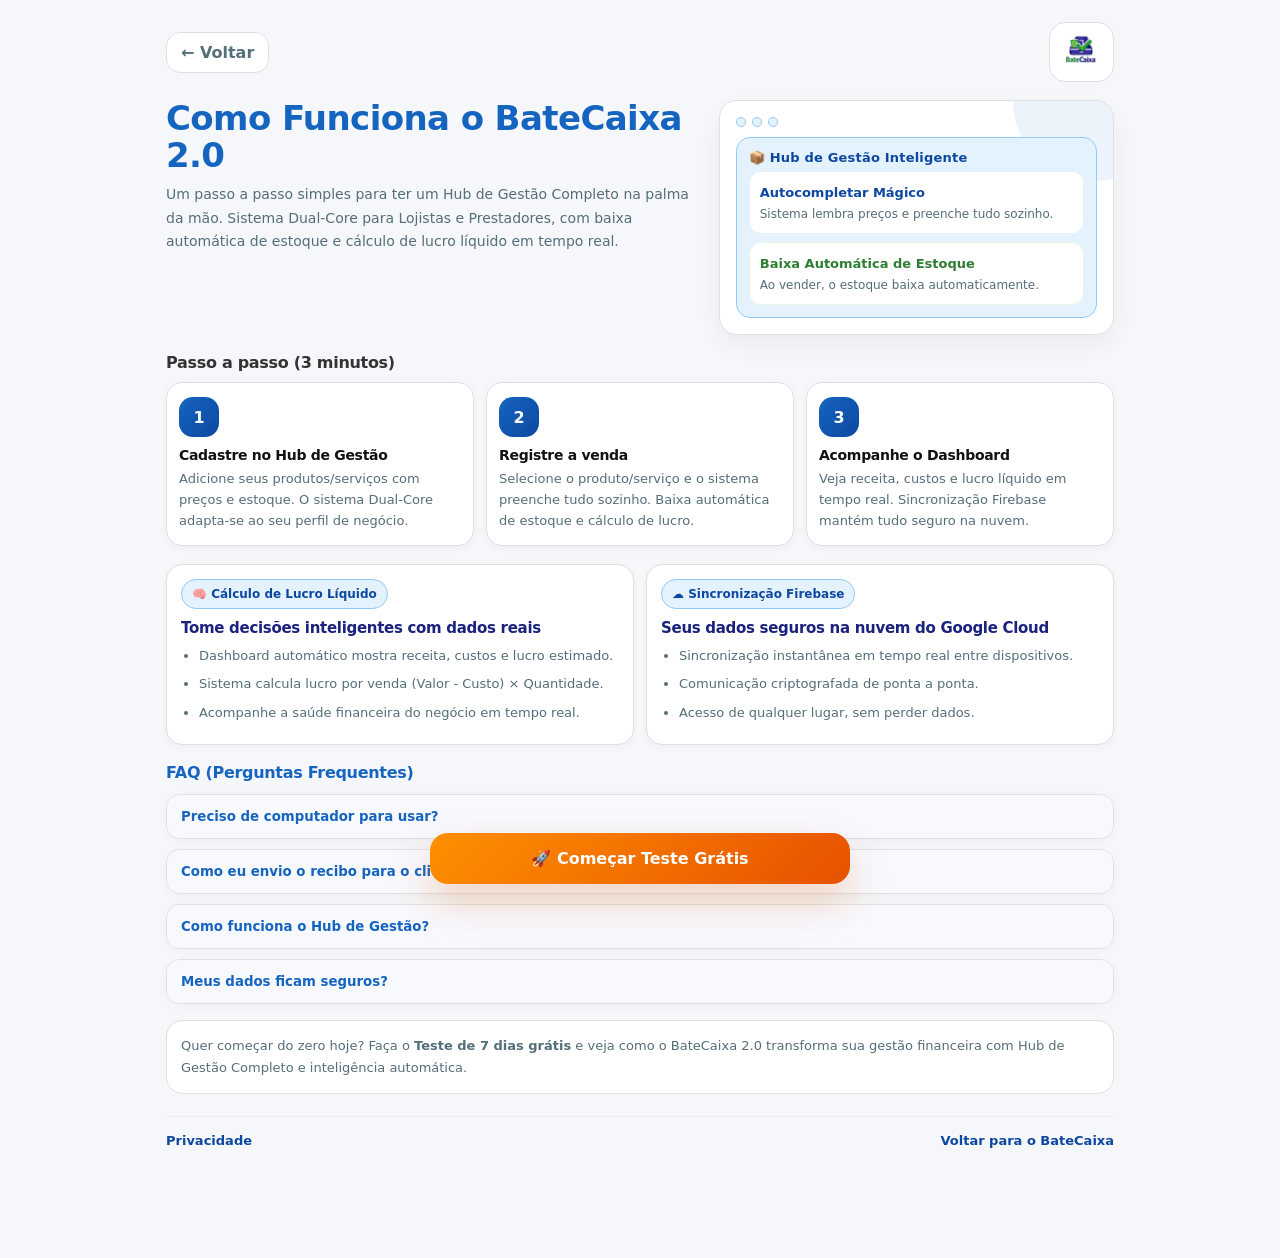
<file: como-funciona.html>
<!DOCTYPE html>
<html lang="pt-BR">
<head>
  <meta charset="UTF-8">
  <meta name="viewport" content="width=device-width, initial-scale=1">
  <title>Como Funciona o BateCaixa 2.0 | ERP de Bolso Inteligente</title>
  <meta name="description"
    content="BateCaixa 2.0: Hub de Gestão Completo. Cadastre produtos/serviços, baixa automática de estoque, cálculo de lucro líquido e sincronização Firebase. Sistema Dual-Core para Lojistas e Prestadores.">
  <meta name="keywords"
    content="como funciona BateCaixa, PDV celular, controle de fiado, pendências, relatórios, upload recibos, estoque, compras, WhatsApp recibo">

  <link rel="stylesheet" href="style.css">
  <link rel="icon" href="logo.png" type="image/png">
  <link rel="apple-touch-icon" href="logo.png">
  <link rel="canonical" href="https://batecaixa.deab.com.br/como-funciona.html">

  <!-- Open Graph (WhatsApp / Redes Sociais) -->
  <meta property="og:type" content="website">
  <meta property="og:title" content="Como Funciona — BateCaixa 2.0">
  <meta property="og:description"
    content="Hub de Gestão Completo: Cadastre produtos/serviços, baixa automática de estoque, cálculo de lucro líquido e sincronização Firebase.">
  <meta property="og:image" content="https://batecaixa.deab.com.br/logo.png">
  <meta property="og:url" content="https://batecaixa.deab.com.br/como-funciona.html">
  <meta property="og:locale" content="pt_BR">

  <!-- Twitter Card -->
  <meta name="twitter:card" content="summary_large_image">
  <meta name="twitter:title" content="Como Funciona — BateCaixa 2.0">
  <meta name="twitter:description"
    content="Hub de Gestão Completo: Cadastre produtos/serviços, baixa automática de estoque, cálculo de lucro líquido e sincronização Firebase.">
  <meta name="twitter:image" content="https://batecaixa.deab.com.br/logo.png">

  <style>
    body { display: block; }
    .marketing-page {
      background: var(--bg);
      min-height: 100vh;
      padding: 22px 0 110px;
    }
    .marketing-container {
      width: 100%;
      max-width: 980px;
      margin: 0 auto;
      padding: 0 16px;
      box-sizing: border-box;
    }
    .page-header {
      display: flex;
      align-items: center;
      justify-content: space-between;
      gap: 12px;
      margin-bottom: 18px;
    }
    .page-header .back-link {
      background: #fff;
      border: 1.5px solid var(--borda);
      border-radius: 14px;
      padding: 10px 14px;
      text-decoration: none;
      color: var(--texto);
      font-weight: 900;
      display: inline-flex;
      align-items: center;
      gap: 8px;
    }
    .page-header .brand {
      display: flex;
      align-items: center;
      gap: 10px;
      background: #fff;
      border: 1.5px solid var(--borda);
      border-radius: 16px;
      padding: 10px 12px;
    }
    .brand img { height: 38px; width: auto; }

    .hero-grid {
      display: grid;
      grid-template-columns: 1.15fr .85fr;
      gap: 18px;
      align-items: start;
      margin-bottom: 18px;
    }
    .hero-title {
      font-size: clamp(24px, 4.5vw, 34px);
      color: var(--azul);
      font-weight: 900;
      margin: 0 0 8px;
      letter-spacing: -.6px;
      line-height: 1.1;
    }
    .hero-sub {
      color: var(--texto);
      font-size: 14px;
      line-height: 1.7;
      margin: 0 0 16px;
    }

    .mockup {
      background: #fff;
      border: 1.5px solid var(--borda);
      border-radius: 18px;
      box-shadow: 0 10px 25px rgba(0,0,0,.05);
      padding: 16px;
      position: relative;
      overflow: hidden;
    }
    .mockup::before {
      content: "";
      position: absolute;
      top: -80px;
      right: -60px;
      width: 160px;
      height: 160px;
      background: rgba(21,101,192,.08);
      border-radius: 50%;
    }
    .mockup-card {
      background: var(--azul-cl);
      border: 1px solid #90CAF9;
      border-radius: 14px;
      padding: 12px;
      margin-top: 10px;
      position: relative;
    }
    .mockup-card h3 {
      margin: 0 0 6px;
      font-size: 13px;
      color: var(--azul-esc);
      font-weight: 900;
      letter-spacing: .2px;
    }
    .mockup-dots {
      display: flex;
      gap: 6px;
      margin-bottom: 10px;
    }
    .mockup-dots span {
      width: 10px;
      height: 10px;
      border-radius: 999px;
      background: #E3F2FD;
      border: 1.5px solid #90CAF9;
    }

    .section-title {
      margin: 18px 0 10px;
      color: #333;
      font-weight: 900;
      font-size: 16px;
    }
    .steps-grid {
      display: grid;
      grid-template-columns: repeat(3, 1fr);
      gap: 12px;
      margin-bottom: 18px;
    }
    .step-card {
      background: #fff;
      border: 1.5px solid var(--borda);
      border-radius: 16px;
      padding: 14px 12px;
      box-shadow: 0 2px 8px rgba(0,0,0,.04);
      min-height: 138px;
    }
    .step-num {
      width: 40px;
      height: 40px;
      border-radius: 14px;
      display: flex;
      align-items: center;
      justify-content: center;
      font-weight: 900;
      color: #fff;
      background: linear-gradient(135deg, var(--azul), var(--azul-esc));
      margin-bottom: 10px;
    }
    .step-card h3 {
      margin: 0 0 6px;
      font-size: 14px;
      color: #111;
      font-weight: 900;
    }
    .step-card p {
      margin: 0;
      color: var(--texto);
      font-size: 13px;
      line-height: 1.6;
    }

    .two-col {
      display: grid;
      grid-template-columns: 1fr 1fr;
      gap: 12px;
      align-items: start;
      margin-bottom: 18px;
    }

    .info-card {
      background: #fff;
      border: 1.5px solid var(--borda);
      border-radius: 16px;
      padding: 14px 14px;
      box-shadow: 0 2px 8px rgba(0,0,0,.04);
    }
    .info-card .tag {
      display: inline-flex;
      align-items: center;
      gap: 8px;
      font-weight: 900;
      color: var(--azul-esc);
      background: var(--azul-cl);
      border: 1px solid #90CAF9;
      border-radius: 999px;
      padding: 7px 10px;
      margin-bottom: 10px;
      font-size: 12px;
    }
    .info-card h3 {
      margin: 0 0 8px;
      font-size: 15px;
      font-weight: 900;
      color: #1A237E;
    }
    .info-card ul {
      margin: 0;
      padding-left: 18px;
      color: var(--texto);
      font-size: 13px;
      line-height: 1.7;
    }
    .info-card li { margin-bottom: 6px; }

    .faq-wrap { margin-top: 6px; }
    .faq-title {
      display: flex;
      align-items: center;
      gap: 10px;
      justify-content: space-between;
      margin: 0 0 12px;
    }
    .faq-title h2 { margin: 0; font-size: 16px; font-weight: 900; color: var(--azul); }

    .faq-actions {
      margin-top: 16px;
      background: #fff;
      border: 1.5px solid var(--borda);
      border-radius: 16px;
      padding: 14px;
    }
    .faq-actions p { margin: 0; color: var(--texto); font-size: 13px; line-height: 1.7; }

    .footer-links {
      display: flex;
      justify-content: space-between;
      gap: 10px;
      flex-wrap: wrap;
      margin-top: 22px;
      padding-top: 16px;
      border-top: 1px solid #e8eef2;
    }
    .footer-links a {
      color: var(--azul-esc);
      text-decoration: none;
      font-weight: 900;
      font-size: 13px;
    }
    @media (max-width: 820px) {
      .hero-grid { grid-template-columns: 1fr; }
      .steps-grid { grid-template-columns: 1fr; }
      .two-col { grid-template-columns: 1fr; }
    }
  </style>
</head>
<body>
  <div class="marketing-page">
    <div class="marketing-container">
      <header class="page-header">
        <a class="back-link" href="index.html">← Voltar</a>
        <div class="brand" aria-label="BateCaixa">
          <img src="logo.png" alt="BateCaixa">
        </div>
      </header>

      <div class="hero-grid">
        <div>
          <h1 class="hero-title">Como Funciona o BateCaixa 2.0</h1>
          <p class="hero-sub">
            Um passo a passo simples para ter um Hub de Gestão Completo na palma da mão. Sistema Dual-Core para Lojistas
            e Prestadores, com baixa automática de estoque e cálculo de lucro líquido em tempo real.
          </p>
        </div>
        <aside class="mockup" aria-hidden="true">
          <div class="mockup-dots">
            <span></span><span></span><span></span>
          </div>
          <div class="mockup-card">
            <h3>📦 Hub de Gestão Inteligente</h3>
            <div style="display:grid;gap:8px;">
              <div style="background:#fff;border:1.5px solid #E3F2FD;border-radius:12px;padding:10px;">
                <strong style="color:var(--azul-esc);font-size:13px;">Autocompletar Mágico</strong>
                <p style="margin:4px 0 0;font-size:12px;color:var(--texto);">Sistema lembra preços e preenche tudo sozinho.</p>
              </div>
              <div style="background:#fff;border:1.5px solid #E8F5E9;border-radius:12px;padding:10px;">
                <strong style="color:var(--verde);font-size:13px;">Baixa Automática de Estoque</strong>
                <p style="margin:4px 0 0;font-size:12px;color:var(--texto);">Ao vender, o estoque baixa automaticamente.</p>
              </div>
            </div>
          </div>
        </aside>
      </div>

      <h2 class="section-title">Passo a passo (3 minutos)</h2>
      <div class="steps-grid">
        <div class="step-card">
          <div class="step-num">1</div>
          <h3>Cadastre no Hub de Gestão</h3>
          <p>Adicione seus produtos/serviços com preços e estoque. O sistema Dual-Core adapta-se ao seu perfil de negócio.</p>
        </div>
        <div class="step-card">
          <div class="step-num">2</div>
          <h3>Registre a venda</h3>
          <p>Selecione o produto/serviço e o sistema preenche tudo sozinho. Baixa automática de estoque e cálculo de lucro.</p>
        </div>
        <div class="step-card">
          <div class="step-num">3</div>
          <h3>Acompanhe o Dashboard</h3>
          <p>Veja receita, custos e lucro líquido em tempo real. Sincronização Firebase mantém tudo seguro na nuvem.</p>
        </div>
      </div>

      <div class="two-col">
        <div class="info-card">
          <div class="tag">🧠 Cálculo de Lucro Líquido</div>
          <h3>Tome decisões inteligentes com dados reais</h3>
          <ul>
            <li>Dashboard automático mostra receita, custos e lucro estimado.</li>
            <li>Sistema calcula lucro por venda (Valor - Custo) × Quantidade.</li>
            <li>Acompanhe a saúde financeira do negócio em tempo real.</li>
          </ul>
        </div>
        <div class="info-card">
          <div class="tag">☁️ Sincronização Firebase</div>
          <h3>Seus dados seguros na nuvem do Google Cloud</h3>
          <ul>
            <li>Sincronização instantânea em tempo real entre dispositivos.</li>
            <li>Comunicação criptografada de ponta a ponta.</li>
            <li>Acesso de qualquer lugar, sem perder dados.</li>
          </ul>
        </div>
      </div>

      <div class="faq-wrap">
        <div class="faq-title">
          <h2>FAQ (Perguntas Frequentes)</h2>
        </div>
        <div style="display:flex;flex-direction:column;gap:10px;">
          <div class="faq-item">
            <button class="faq-question" type="button" aria-expanded="false">
              Preciso de computador para usar?
            </button>
            <div class="faq-answer" aria-hidden="true">
              Não. O BateCaixa 2.0 foi feito para o celular. Você gerencia produtos, serviços, estoque e lucros direto no app.
            </div>
          </div>

          <div class="faq-item">
            <button class="faq-question" type="button" aria-expanded="false">
              Como eu envio o recibo para o cliente?
            </button>
            <div class="faq-answer" aria-hidden="true">
              Depois de salvar a venda, você abre o modal do recibo e clica em enviar no WhatsApp. Se quiser, você também pode baixar a imagem (PNG).
            </div>
          </div>

          <div class="faq-item">
            <button class="faq-question" type="button" aria-expanded="false">
              Como funciona o Hub de Gestão?
            </button>
            <div class="faq-answer" aria-hidden="true">
              No Hub de Gestão você cadastra produtos/serviços com preços e estoque. Ao lançar uma venda, o sistema preenche tudo
              sozinho (autocompletar mágico) e dá baixa automática no estoque. É gestão inteligente sem burocracia.
            </div>
          </div>

          <div class="faq-item">
            <button class="faq-question" type="button" aria-expanded="false">
              Meus dados ficam seguros?
            </button>
            <div class="faq-answer" aria-hidden="true">
              Sim. Seus dados são sincronizados instantaneamente nos servidores seguros do Firebase (Google Cloud) com comunicação
              criptografada de ponta a ponta. Você mantém total propriedade sobre seus dados.
            </div>
          </div>
        </div>
      </div>

      <div class="faq-actions">
        <p>
          Quer começar do zero hoje? Faça o <strong>Teste de 7 dias grátis</strong> e veja como o BateCaixa 2.0 transforma sua gestão
          financeira com Hub de Gestão Completo e inteligência automática.
        </p>
      </div>

      <div class="footer-links" aria-label="Links do site">
        <a href="privacidade.html">Privacidade</a>
        <a href="index.html">Voltar para o BateCaixa</a>
      </div>
    </div>
  </div>

  <a class="floating-cta" href="index.html">🚀 Começar Teste Grátis</a>

  <script>
    // Accordion simples
    document.querySelectorAll(".faq-question").forEach(function (btn) {
      btn.addEventListener("click", function () {
        var item = btn.closest(".faq-item");
        var isOpen = item.classList.contains("open");
        document.querySelectorAll(".faq-item.open").forEach(function (x) { x.classList.remove("open"); });
        if (!isOpen) item.classList.add("open");
        // Atualiza aria-expanded/hidden (compatibilidade)
        document.querySelectorAll(".faq-item").forEach(function (it) {
          var q = it.querySelector(".faq-question");
          var a = it.querySelector(".faq-answer");
          if (q && a) {
            q.setAttribute("aria-expanded", it.classList.contains("open") ? "true" : "false");
            a.setAttribute("aria-hidden", it.classList.contains("open") ? "false" : "true");
          }
        });
      });
    });
  </script>
</body>
</html>
</file>
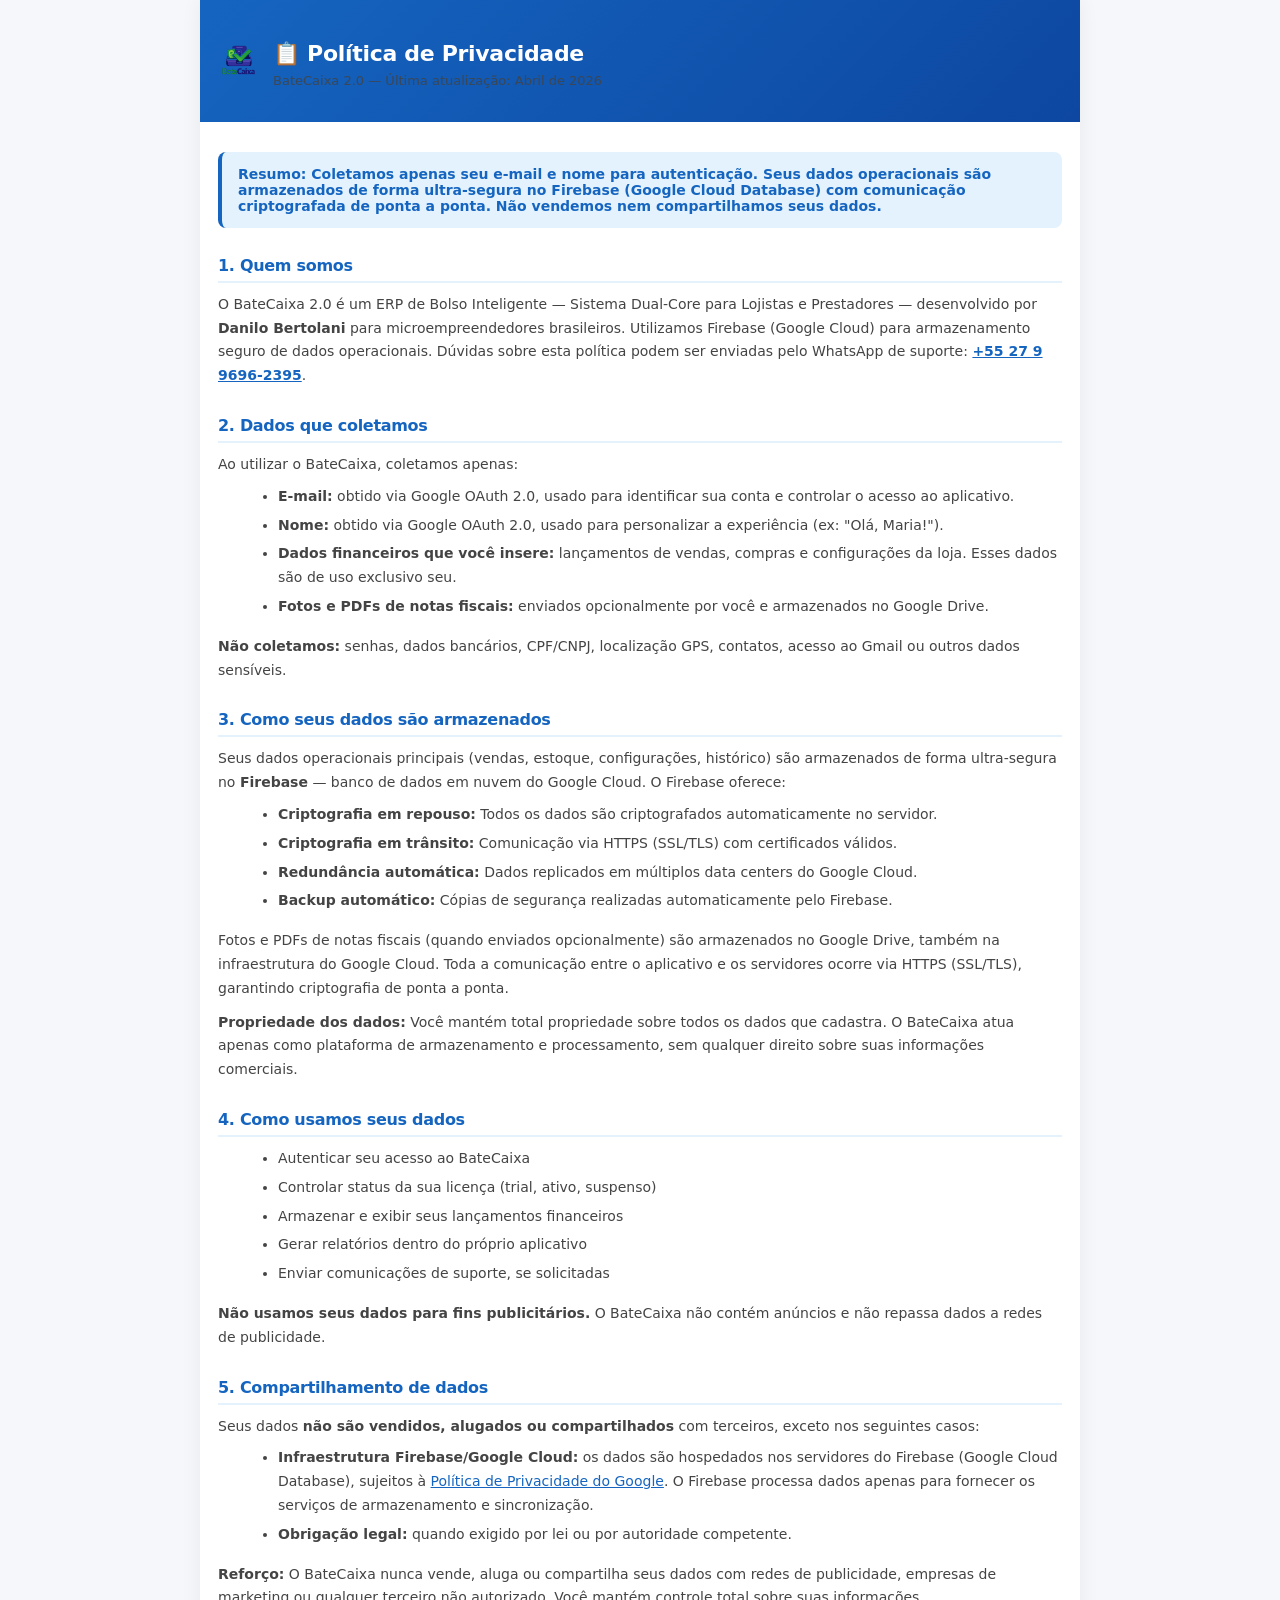
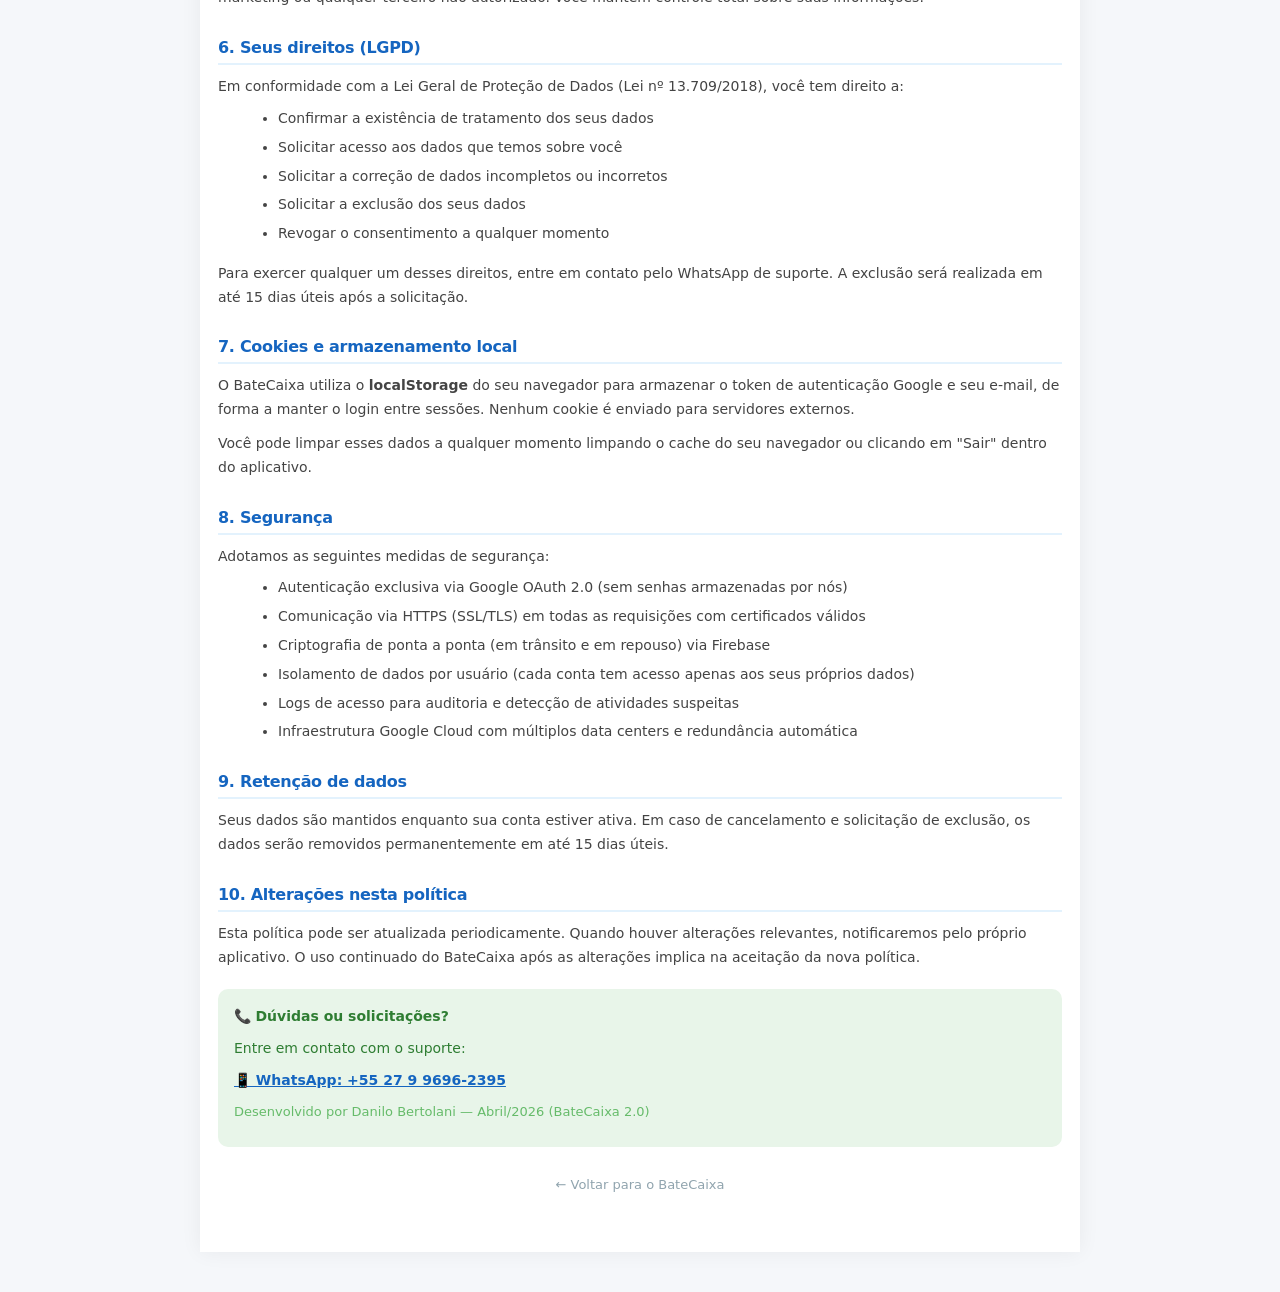
<file: privacidade.html>
<!DOCTYPE html>
<html lang="pt-BR">
<head>
  <meta charset="UTF-8">
  <meta name="viewport" content="width=device-width, initial-scale=1">
  <title>Política de Privacidade — BateCaixa 2.0</title>
  <meta name="description"
    content="BateCaixa 2.0: Seus dados armazenados de forma ultra-segura no Firebase (Google Cloud Database). Criptografia ponta a ponta, propriedade total dos dados e conformidade LGPD.">
  <meta name="keywords"
    content="BateCaixa privacidade, política de privacidade, LGPD, Firebase, Google Cloud, dados financeiros, sincronização em nuvem, criptografia, segurança de dados">
  <link rel="stylesheet" href="style.css">
  <link rel="canonical" href="https://batecaixa.deab.com.br/privacidade.html">
  <!-- Open Graph (WhatsApp / Redes Sociais) -->
  <meta property="og:type" content="website">
  <meta property="og:title" content="BateCaixa 2.0 — Política de Privacidade">
  <meta property="og:description"
    content="Transparência sobre dados e segurança no BateCaixa 2.0. Armazenamento Firebase (Google Cloud), criptografia ponta a ponta e propriedade total dos dados.">
  <meta property="og:image" content="https://batecaixa.deab.com.br/logo.png">
  <meta property="og:url" content="https://batecaixa.deab.com.br/privacidade.html">
  <meta property="og:locale" content="pt_BR">
  <!-- Twitter Card -->
  <meta name="twitter:card" content="summary_large_image">
  <meta name="twitter:title" content="BateCaixa 2.0 — Política de Privacidade">
  <meta name="twitter:description"
    content="Transparência sobre dados e segurança no BateCaixa 2.0. Armazenamento Firebase (Google Cloud), criptografia ponta a ponta e propriedade total dos dados.">
  <meta name="twitter:image" content="https://batecaixa.deab.com.br/logo.png">
  <style>
    body {
      background: var(--bg);
      color: #333;
      padding: 0 0 40px 0;
    }

    .container {
      width: 100%;
      max-width: 880px;
      margin: 0 auto;
      background: #fff;
      min-height: 100vh;
      padding: 0 18px 60px;
      box-shadow: 0 0 20px rgba(0, 0, 0, 0.06);
    }

    header {
      background: linear-gradient(135deg, var(--azul), var(--azul-esc));
      color: #fff;
      margin: 0 -18px 30px;
      padding: 26px 18px 22px;
      border-radius: 0;
    }

    .privacy-header-top {
      display: flex;
      align-items: center;
      gap: 12px;
      justify-content: flex-start;
    }

    .privacy-logo {
      height: 42px;
      width: auto;
      flex-shrink: 0;
    }

    header h1 { font-size: 22px; font-weight: 900; margin-bottom: 4px; }
    header p { font-size: 13px; opacity: 0.85; }

    h2 {
      font-size: 16px;
      font-weight: 700;
      color: var(--azul);
      margin: 28px 0 10px 0;
      padding-bottom: 6px;
      border-bottom: 2px solid var(--azul-cl);
    }

    p, li { font-size: 14px; line-height: 1.7; color: #444; }
    ul { margin-left: 20px; margin-top: 8px; }
    li { margin-bottom: 5px; }

    .destaque {
      background: var(--azul-cl);
      border-left: 4px solid var(--azul);
      border-radius: 8px;
      padding: 14px 16px;
      margin: 15px 0;
      font-size: 14px;
      color: var(--azul);
      font-weight: 600;
    }

    .contato {
      background: var(--verde-cl);
      border-radius: 10px;
      padding: 16px;
      margin-top: 20px;
    }
    .contato p { color: var(--verde); font-size: 14px; }
    .contato a { color: var(--azul); font-weight: 700; }

    .footer-link {
      display: block;
      text-align: center;
      margin-top: 30px;
      color: #90A4AE;
      font-size: 13px;
      text-decoration: none;
    }

    @media (max-width: 680px) {
      body { background: #fff; }
      .container { box-shadow: none; }
      header { margin: 0 0 20px; }
    }
  </style>
  <!-- Favicon -->
  <link rel="icon" href="logo.png" type="image/png">
  <link rel="apple-touch-icon" href="logo.png">
</head>
<body>
<div class="container">

  <header>
    <div class="privacy-header-top">
      <img class="privacy-logo" src="logo.png" alt="BateCaixa">
      <div>
        <h1>📋 Política de Privacidade</h1>
        <p>BateCaixa 2.0 — Última atualização: Abril de 2026</p>
      </div>
    </div>
  </header>

  <div class="destaque">
    Resumo: Coletamos apenas seu e-mail e nome para autenticação. Seus dados operacionais são armazenados de forma ultra-segura
    no Firebase (Google Cloud Database) com comunicação criptografada de ponta a ponta. Não vendemos nem compartilhamos seus dados.
  </div>

  <h2>1. Quem somos</h2>
  <p>
    O BateCaixa 2.0 é um ERP de Bolso Inteligente — Sistema Dual-Core para Lojistas e Prestadores — desenvolvido por
    <strong>Danilo Bertolani</strong> para microempreendedores brasileiros. Utilizamos Firebase (Google Cloud) para
    armazenamento seguro de dados operacionais. Dúvidas sobre esta política podem ser enviadas pelo WhatsApp de suporte:
    <a href="https://wa.me/5527996962395" target="_blank" style="color:var(--azul); font-weight:700;">+55 27 9 9696-2395</a>.
  </p>

  <h2>2. Dados que coletamos</h2>
  <p>Ao utilizar o BateCaixa, coletamos apenas:</p>
  <ul>
    <li><strong>E-mail:</strong> obtido via Google OAuth 2.0, usado para identificar sua conta e controlar o acesso ao aplicativo.</li>
    <li><strong>Nome:</strong> obtido via Google OAuth 2.0, usado para personalizar a experiência (ex: "Olá, Maria!").</li>
    <li><strong>Dados financeiros que você insere:</strong> lançamentos de vendas, compras e configurações da loja. Esses dados são de uso exclusivo seu.</li>
    <li><strong>Fotos e PDFs de notas fiscais:</strong> enviados opcionalmente por você e armazenados no Google Drive.</li>
  </ul>
  <p style="margin-top:10px;"><strong>Não coletamos:</strong> senhas, dados bancários, CPF/CNPJ, localização GPS, contatos, acesso ao Gmail ou outros dados sensíveis.</p>

  <h2>3. Como seus dados são armazenados</h2>
  <p>
    Seus dados operacionais principais (vendas, estoque, configurações, histórico) são armazenados de forma ultra-segura
    no <strong>Firebase</strong> — banco de dados em nuvem do Google Cloud. O Firebase oferece:
  </p>
  <ul>
    <li><strong>Criptografia em repouso:</strong> Todos os dados são criptografados automaticamente no servidor.</li>
    <li><strong>Criptografia em trânsito:</strong> Comunicação via HTTPS (SSL/TLS) com certificados válidos.</li>
    <li><strong>Redundância automática:</strong> Dados replicados em múltiplos data centers do Google Cloud.</li>
    <li><strong>Backup automático:</strong> Cópias de segurança realizadas automaticamente pelo Firebase.</li>
  </ul>
  <p style="margin-top:10px;">
    Fotos e PDFs de notas fiscais (quando enviados opcionalmente) são armazenados no Google Drive, também na infraestrutura
    do Google Cloud. Toda a comunicação entre o aplicativo e os servidores ocorre via HTTPS (SSL/TLS), garantindo
    criptografia de ponta a ponta.
  </p>
  <p style="margin-top:10px;">
    <strong>Propriedade dos dados:</strong> Você mantém total propriedade sobre todos os dados que cadastra. O BateCaixa atua apenas
    como plataforma de armazenamento e processamento, sem qualquer direito sobre suas informações comerciais.
  </p>

  <h2>4. Como usamos seus dados</h2>
  <ul>
    <li>Autenticar seu acesso ao BateCaixa</li>
    <li>Controlar status da sua licença (trial, ativo, suspenso)</li>
    <li>Armazenar e exibir seus lançamentos financeiros</li>
    <li>Gerar relatórios dentro do próprio aplicativo</li>
    <li>Enviar comunicações de suporte, se solicitadas</li>
  </ul>
  <p style="margin-top:10px;">
    <strong>Não usamos seus dados para fins publicitários.</strong> O BateCaixa não contém
    anúncios e não repassa dados a redes de publicidade.
  </p>

  <h2>5. Compartilhamento de dados</h2>
  <p>
    Seus dados <strong>não são vendidos, alugados ou compartilhados</strong> com terceiros,
    exceto nos seguintes casos:
  </p>
  <ul>
    <li><strong>Infraestrutura Firebase/Google Cloud:</strong> os dados são hospedados nos servidores do Firebase (Google Cloud Database),
      sujeitos à <a href="https://policies.google.com/privacy" target="_blank" style="color:#1565C0;">Política de Privacidade do Google</a>.
      O Firebase processa dados apenas para fornecer os serviços de armazenamento e sincronização.</li>
    <li><strong>Obrigação legal:</strong> quando exigido por lei ou por autoridade competente.</li>
  </ul>
  <p style="margin-top:10px;">
    <strong>Reforço:</strong> O BateCaixa nunca vende, aluga ou compartilha seus dados com redes de publicidade, empresas de marketing
    ou qualquer terceiro não autorizado. Você mantém controle total sobre suas informações.
  </p>

  <h2>6. Seus direitos (LGPD)</h2>
  <p>Em conformidade com a Lei Geral de Proteção de Dados (Lei nº 13.709/2018), você tem direito a:</p>
  <ul>
    <li>Confirmar a existência de tratamento dos seus dados</li>
    <li>Solicitar acesso aos dados que temos sobre você</li>
    <li>Solicitar a correção de dados incompletos ou incorretos</li>
    <li>Solicitar a exclusão dos seus dados</li>
    <li>Revogar o consentimento a qualquer momento</li>
  </ul>
  <p style="margin-top:10px;">
    Para exercer qualquer um desses direitos, entre em contato pelo WhatsApp de suporte.
    A exclusão será realizada em até 15 dias úteis após a solicitação.
  </p>

  <h2>7. Cookies e armazenamento local</h2>
  <p>
    O BateCaixa utiliza o <strong>localStorage</strong> do seu navegador para armazenar o token
    de autenticação Google e seu e-mail, de forma a manter o login entre sessões.
    Nenhum cookie é enviado para servidores externos.
  </p>
  <p style="margin-top:10px;">
    Você pode limpar esses dados a qualquer momento limpando o cache do seu navegador ou
    clicando em "Sair" dentro do aplicativo.
  </p>

  <h2>8. Segurança</h2>
  <p>Adotamos as seguintes medidas de segurança:</p>
  <ul>
    <li>Autenticação exclusiva via Google OAuth 2.0 (sem senhas armazenadas por nós)</li>
    <li>Comunicação via HTTPS (SSL/TLS) em todas as requisições com certificados válidos</li>
    <li>Criptografia de ponta a ponta (em trânsito e em repouso) via Firebase</li>
    <li>Isolamento de dados por usuário (cada conta tem acesso apenas aos seus próprios dados)</li>
    <li>Logs de acesso para auditoria e detecção de atividades suspeitas</li>
    <li>Infraestrutura Google Cloud com múltiplos data centers e redundância automática</li>
  </ul>

  <h2>9. Retenção de dados</h2>
  <p>
    Seus dados são mantidos enquanto sua conta estiver ativa. Em caso de cancelamento e
    solicitação de exclusão, os dados serão removidos permanentemente em até 15 dias úteis.
  </p>

  <h2>10. Alterações nesta política</h2>
  <p>
    Esta política pode ser atualizada periodicamente. Quando houver alterações relevantes,
    notificaremos pelo próprio aplicativo. O uso continuado do BateCaixa após as alterações
    implica na aceitação da nova política.
  </p>

  <div class="contato">
    <p>📞 <strong>Dúvidas ou solicitações?</strong></p>
    <p style="margin-top:6px;">Entre em contato com o suporte:</p>
    <p style="margin-top:6px;">
      <a href="https://wa.me/5527996962395?text=Olá!%20Tenho%20uma%20dúvida%20sobre%20a%20Política%20de%20Privacidade%20do%20BateCaixa." target="_blank">
        📱 WhatsApp: +55 27 9 9696-2395
      </a>
    </p>
    <p style="margin-top:4px; font-size:13px; color:#66BB6A;">Desenvolvido por Danilo Bertolani — Abril/2026 (BateCaixa 2.0)</p>
  </div>

  <a href="index.html" class="footer-link">← Voltar para o BateCaixa</a>

</div>
</body>
</html>
</file>
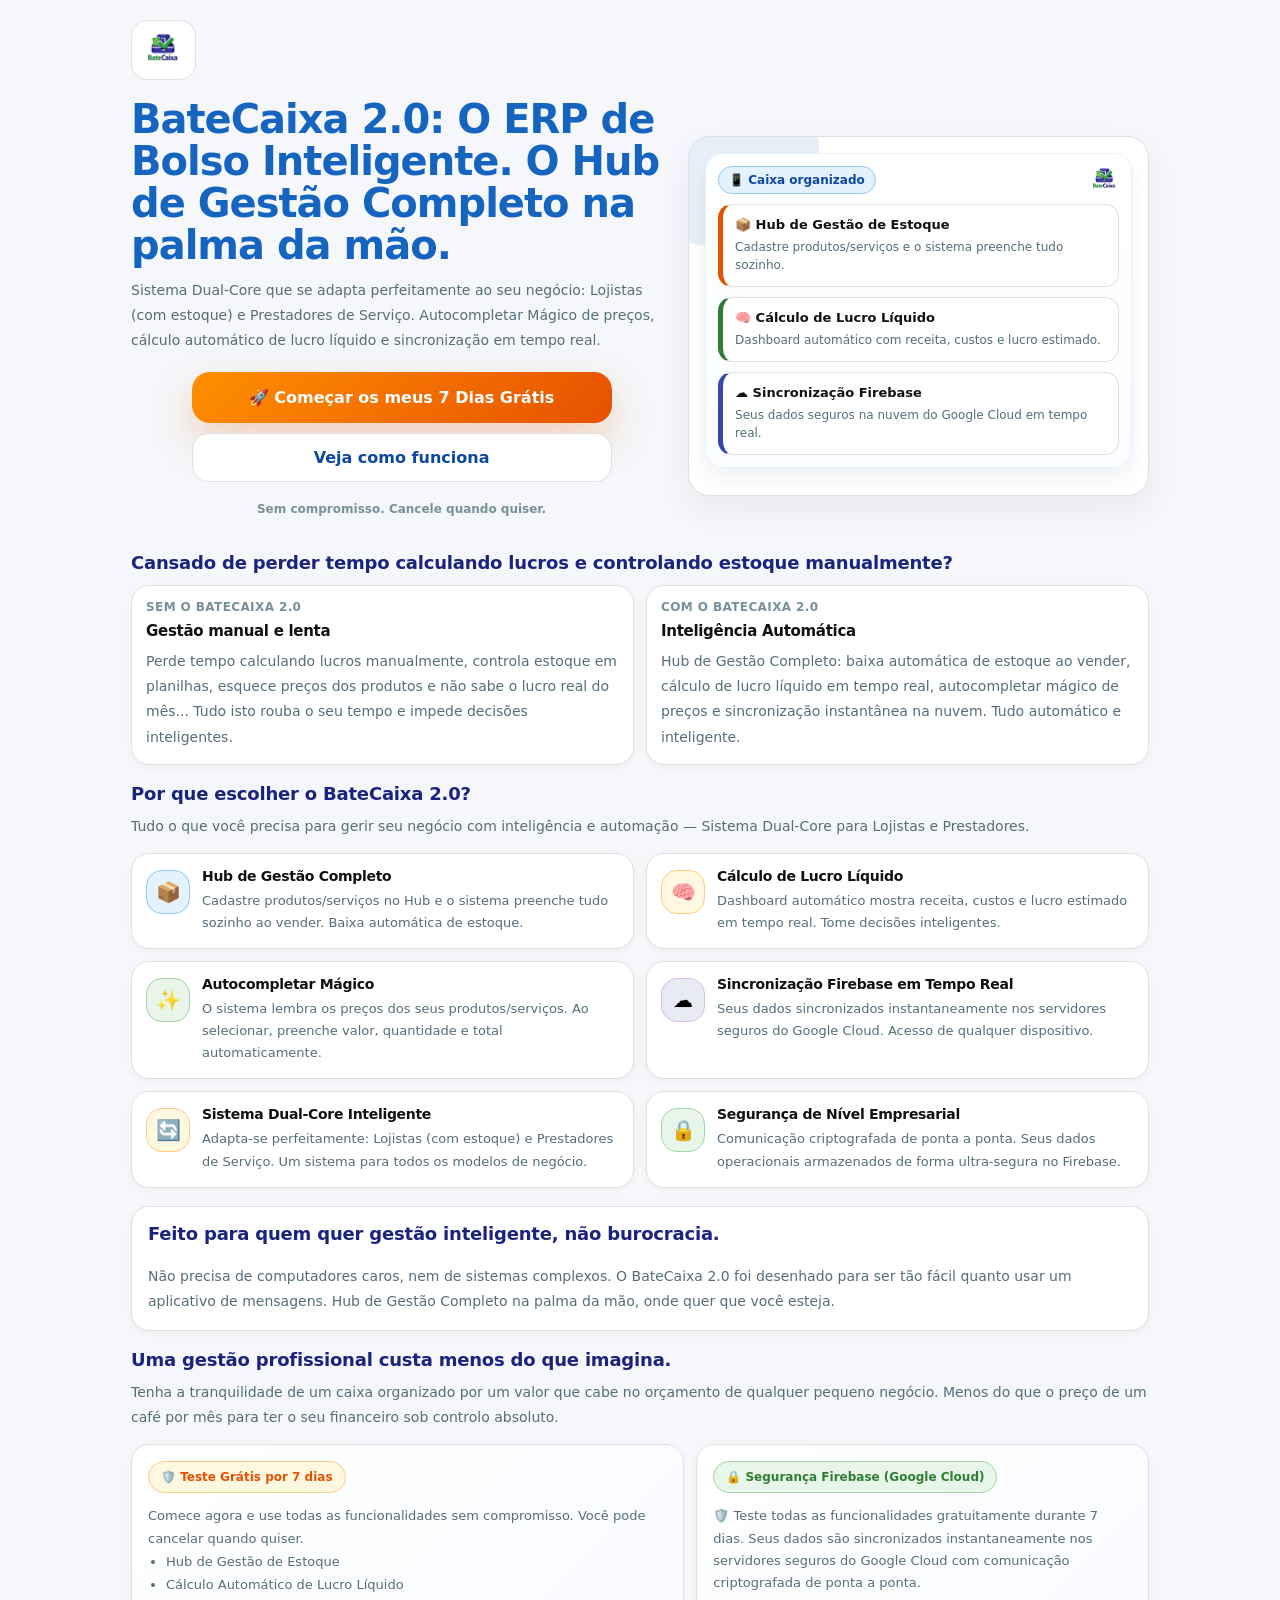
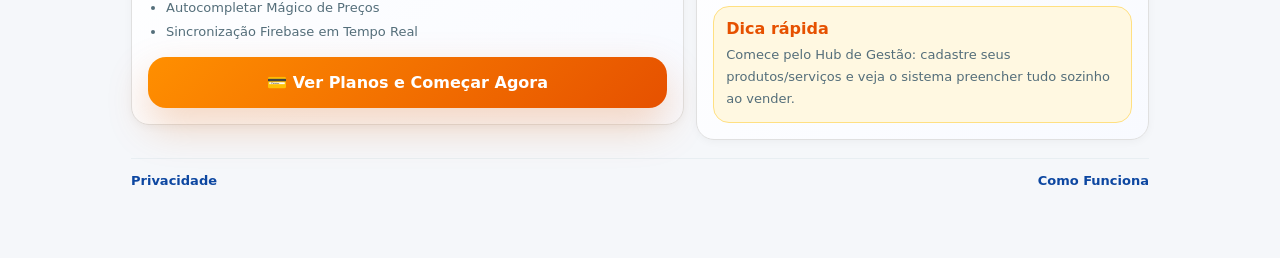
<file: venda.html>
<!DOCTYPE html>
<html lang="pt-BR">
<head>
  <meta charset="UTF-8">
  <meta name="viewport" content="width=device-width, initial-scale=1">
  <title>BateCaixa 2.0 — O ERP de Bolso Inteligente | Hub de Gestão Completo</title>
  <meta name="description"
    content="BateCaixa 2.0: Sistema Dual-Core para Lojistas e Prestadores. Hub de Gestão de Estoque, Cálculo de Lucro Líquido e sincronização Firebase. Teste grátis por 7 dias.">
  <meta name="keywords"
    content="PDV no celular, gestão de caixa, controle de fiado, pendências, recibos WhatsApp, controle de estoque, compras com comprovantes, relatórios automáticos">

  <link rel="stylesheet" href="style.css">
  <link rel="icon" href="logo.png" type="image/png">
  <link rel="apple-touch-icon" href="logo.png">
  <link rel="canonical" href="https://batecaixa.deab.com.br/venda.html">

  <!-- Open Graph (WhatsApp / Redes Sociais) -->
  <meta property="og:type" content="website">
  <meta property="og:title" content="BateCaixa 2.0 — O ERP de Bolso Inteligente">
  <meta property="og:description"
    content="Hub de Gestão Completo: Baixa automática de estoque, cálculo de lucro líquido e sincronização Firebase. Sistema Dual-Core para Lojistas e Prestadores.">
  <meta property="og:image" content="https://batecaixa.deab.com.br/logo.png">
  <meta property="og:url" content="https://batecaixa.deab.com.br/venda.html">
  <meta property="og:locale" content="pt_BR">

  <!-- Twitter Card -->
  <meta name="twitter:card" content="summary_large_image">
  <meta name="twitter:title" content="BateCaixa 2.0 — O ERP de Bolso Inteligente">
  <meta name="twitter:description"
    content="Hub de Gestão Completo: Baixa automática de estoque, cálculo de lucro líquido e sincronização Firebase.">
  <meta name="twitter:image" content="https://batecaixa.deab.com.br/logo.png">

  <style>
    body { display: block; }
    .marketing-page {
      background: var(--bg);
      min-height: 100vh;
      padding: 20px 0 70px;
    }
    .marketing-container {
      width: 100%;
      max-width: 1050px;
      margin: 0 auto;
      padding: 0 16px;
      box-sizing: border-box;
    }
    .top-bar {
      display: flex;
      align-items: center;
      justify-content: space-between;
      gap: 12px;
      margin-bottom: 18px;
    }
    .brand {
      display: inline-flex;
      align-items: center;
      gap: 10px;
      background: #fff;
      border: 1.5px solid var(--borda);
      border-radius: 16px;
      padding: 10px 12px;
    }
    .brand img { height: 38px; width: auto; }

    .btn-cta {
      display: inline-flex;
      align-items: center;
      justify-content: center;
      gap: 10px;
      background: linear-gradient(135deg, var(--ambar), var(--ambar-esc));
      color: #fff;
      font-weight: 900;
      border: none;
      border-radius: 18px;
      padding: 16px 18px;
      text-decoration: none;
      box-shadow: 0 18px 40px rgba(225,97,0,.25);
      width: 100%;
      max-width: 420px;
      margin: 0 auto;
    }
    .btn-cta:active { transform: scale(.99); }

    .hero-grid {
      display: grid;
      grid-template-columns: 1.08fr .92fr;
      gap: 16px;
      align-items: center;
      margin-top: 10px;
      margin-bottom: 18px;
    }
    .hero-title {
      font-size: clamp(26px, 4.8vw, 40px);
      color: var(--azul);
      font-weight: 900;
      margin: 0 0 12px;
      letter-spacing: -1px;
      line-height: 1.05;
    }
    .hero-sub {
      color: var(--texto);
      font-size: 14px;
      line-height: 1.8;
      margin: 0 0 18px;
    }
    .hero-support {
      color: #78909C;
      font-size: 12px;
      margin-top: 10px;
      font-weight: 700;
      text-align: center;
    }

    .hero-actions {
      display: flex;
      flex-direction: column;
      align-items: center;
      gap: 10px;
      margin: 8px 0 18px;
    }
    .hero-secondary {
      display: inline-flex;
      align-items: center;
      justify-content: center;
      border: 1.5px solid var(--borda);
      background: #fff;
      color: var(--azul-esc);
      font-weight: 900;
      border-radius: 16px;
      padding: 14px 16px;
      text-decoration: none;
      width: 100%;
      max-width: 420px;
    }

    .mockup {
      background: #fff;
      border: 1.5px solid var(--borda);
      border-radius: 22px;
      box-shadow: 0 14px 35px rgba(0,0,0,.06);
      padding: 16px;
      position: relative;
      overflow: hidden;
      min-height: 360px;
    }
    .mockup::before {
      content: "";
      position: absolute;
      top: -90px;
      left: -70px;
      width: 200px;
      height: 200px;
      background: rgba(21,101,192,.10);
      border-radius: 50%;
    }
    .mockup-phone {
      position: relative;
      background: linear-gradient(180deg,#fff,#FAFCFF);
      border-radius: 18px;
      border: 1.5px solid var(--azul-cl);
      padding: 12px;
      box-shadow: 0 10px 22px rgba(0,0,0,.06);
    }
    .mockup-top {
      display: flex;
      align-items: center;
      justify-content: space-between;
      gap: 10px;
      margin-bottom: 10px;
    }
    .mockup-top .pill {
      background: var(--azul-cl);
      border: 1px solid #90CAF9;
      color: var(--azul-esc);
      font-weight: 900;
      border-radius: 999px;
      padding: 6px 10px;
      font-size: 12px;
    }
    .mockup-cards {
      display: grid;
      gap: 10px;
      margin-top: 10px;
    }
    .mini-card {
      background: #fff;
      border: 1.5px solid var(--borda);
      border-radius: 14px;
      padding: 12px;
    }
    .mini-card strong {
      display: block;
      font-weight: 900;
      color: #111;
      margin-bottom: 6px;
      font-size: 13px;
    }
    .mini-card p {
      margin: 0;
      color: var(--texto);
      font-size: 12px;
      line-height: 1.5;
    }
    .mini-card.orange { border-left: 5px solid var(--ambar-esc); }
    .mini-card.green { border-left: 5px solid var(--verde); }
    .mini-card.purple { border-left: 5px solid var(--roxo); }

    .section {
      margin-top: 18px;
    }
    .section-title {
      font-size: 18px;
      color: #1A237E;
      font-weight: 900;
      margin: 0 0 10px;
      letter-spacing: -.2px;
    }
    .section-sub {
      color: var(--texto);
      font-size: 14px;
      line-height: 1.8;
      margin: 0 0 14px;
    }

    .dor-solucao {
      display: grid;
      grid-template-columns: 1fr 1fr;
      gap: 12px;
      margin-top: 12px;
    }
    .panel {
      background: #fff;
      border: 1.5px solid var(--borda);
      border-radius: 18px;
      padding: 14px;
      box-shadow: 0 2px 8px rgba(0,0,0,.04);
    }
    .panel .kicker {
      font-weight: 900;
      font-size: 12px;
      text-transform: uppercase;
      letter-spacing: .4px;
      color: #78909C;
      margin-bottom: 8px;
    }
    .panel h3 {
      font-weight: 900;
      margin: 0 0 8px;
      color: #111;
      font-size: 15px;
      line-height: 1.3;
    }
    .panel p {
      margin: 0;
      color: var(--texto);
      line-height: 1.8;
      font-size: 14px;
    }

    .benefits-grid {
      display: grid;
      grid-template-columns: repeat(2, 1fr);
      gap: 12px;
      margin-top: 12px;
    }
    .benefit {
      background: #fff;
      border: 1.5px solid var(--borda);
      border-radius: 18px;
      padding: 14px;
      box-shadow: 0 2px 8px rgba(0,0,0,.04);
      display: flex;
      gap: 12px;
      align-items: flex-start;
    }
    .benefit .icon {
      width: 44px;
      height: 44px;
      border-radius: 16px;
      background: var(--azul-cl);
      border: 1.5px solid #90CAF9;
      display: flex;
      align-items: center;
      justify-content: center;
      font-size: 20px;
      flex-shrink: 0;
      margin-top: 2px;
    }
    .benefit.orange .icon { background: var(--ambar-cl); border-color: #FFCC80; }
    .benefit.green .icon { background: var(--verde-cl); border-color: #A5D6A7; }
    .benefit.purple .icon { background: var(--roxo-cl); border-color: #E1BEE7; }
    .benefit h3 {
      margin: 0 0 6px;
      font-size: 14px;
      color: #111;
      font-weight: 900;
    }
    .benefit p {
      margin: 0;
      color: var(--texto);
      font-size: 13px;
      line-height: 1.7;
    }

    .social-card {
      background: #fff;
      border: 1.5px solid var(--borda);
      border-radius: 18px;
      padding: 16px;
      box-shadow: 0 2px 8px rgba(0,0,0,.04);
      display: grid;
      grid-template-columns: 1fr;
      gap: 10px;
    }

    .price-grid {
      display: grid;
      grid-template-columns: 1.1fr .9fr;
      gap: 12px;
      align-items: start;
      margin-top: 12px;
    }
    .price-card {
      background: linear-gradient(135deg, #ffffff, #F8FAFF);
      border: 1.5px solid var(--borda);
      border-radius: 18px;
      padding: 16px;
      box-shadow: 0 2px 8px rgba(0,0,0,.04);
    }
    .price-card .big {
      font-size: 13px;
      color: var(--texto);
      line-height: 1.7;
      margin: 0;
    }
    .price-badge {
      display: inline-flex;
      align-items: center;
      gap: 8px;
      background: var(--ambar-cl);
      border: 1.5px solid #FFCC80;
      color: var(--ambar-esc);
      border-radius: 999px;
      padding: 8px 12px;
      font-weight: 900;
      font-size: 12px;
      margin-bottom: 12px;
    }
    .price-list {
      margin: 0;
      padding-left: 18px;
      color: var(--texto);
      font-size: 13px;
      line-height: 1.8;
    }

    footer {
      margin-top: 18px;
      padding-top: 14px;
      border-top: 1px solid #e8eef2;
      display: flex;
      justify-content: space-between;
      gap: 12px;
      flex-wrap: wrap;
    }
    footer a {
      color: var(--azul-esc);
      text-decoration: none;
      font-weight: 900;
      font-size: 13px;
    }

    @media (max-width: 900px) {
      .hero-grid { grid-template-columns: 1fr; }
      .mockup { min-height: 320px; }
      .dor-solucao { grid-template-columns: 1fr; }
      .benefits-grid { grid-template-columns: 1fr; }
      .price-grid { grid-template-columns: 1fr; }
    }
  </style>
</head>
<body>
  <div class="marketing-page">
    <div class="marketing-container">
      <div class="top-bar">
        <div class="brand">
          <img src="logo.png" alt="BateCaixa">
        </div>
      </div>

      <!-- Hero Section -->
      <section class="hero-grid" aria-label="Hero">
        <div>
          <h1 class="hero-title">BateCaixa 2.0: O ERP de Bolso Inteligente. O Hub de Gestão Completo na palma da mão.</h1>
          <p class="hero-sub">
            Sistema Dual-Core que se adapta perfeitamente ao seu negócio: Lojistas (com estoque) e Prestadores de Serviço.
            Autocompletar Mágico de preços, cálculo automático de lucro líquido e sincronização em tempo real.
          </p>

          <div class="hero-actions">
            <a class="btn-cta" href="index.html" rel="nofollow noopener">
              🚀 Começar os meus 7 Dias Grátis
            </a>
            <a class="hero-secondary" href="como-funciona.html" rel="nofollow noopener">Veja como funciona</a>
            <div class="hero-support">Sem compromisso. Cancele quando quiser.</div>
          </div>
        </div>

        <!-- Mockup -->
        <div class="mockup" aria-hidden="true">
          <div class="mockup-phone">
            <div class="mockup-top">
              <div class="pill">📱 Caixa organizado</div>
              <img src="logo.png" alt="" style="height:28px;width:auto;display:block;opacity:.95;">
            </div>
            <div class="mockup-cards">
              <div class="mini-card orange">
                <strong>📦 Hub de Gestão de Estoque</strong>
                <p>Cadastre produtos/serviços e o sistema preenche tudo sozinho.</p>
              </div>
              <div class="mini-card green">
                <strong>🧠 Cálculo de Lucro Líquido</strong>
                <p>Dashboard automático com receita, custos e lucro estimado.</p>
              </div>
              <div class="mini-card purple">
                <strong>☁️ Sincronização Firebase</strong>
                <p>Seus dados seguros na nuvem do Google Cloud em tempo real.</p>
              </div>
            </div>
          </div>
        </div>
      </section>

      <!-- Dor vs Solução -->
      <section class="section" aria-label="Dor e solução">
        <h2 class="section-title">Cansado de perder tempo calculando lucros e controlando estoque manualmente?</h2>
        <div class="dor-solucao">
          <div class="panel">
            <div class="kicker">Sem o BateCaixa 2.0</div>
            <h3>Gestão manual e lenta</h3>
            <p>
              Perde tempo calculando lucros manualmente, controla estoque em planilhas, esquece preços dos produtos
              e não sabe o lucro real do mês... Tudo isto rouba o seu tempo e impede decisões inteligentes.
            </p>
          </div>
          <div class="panel">
            <div class="kicker">Com o BateCaixa 2.0</div>
            <h3>Inteligência Automática</h3>
            <p>
              Hub de Gestão Completo: baixa automática de estoque ao vender, cálculo de lucro líquido em tempo real,
              autocompletar mágico de preços e sincronização instantânea na nuvem. Tudo automático e inteligente.
            </p>
          </div>
        </div>
      </section>

      <!-- Solução e Benefícios -->
      <section class="section" aria-label="Benefícios">
        <h2 class="section-title">Por que escolher o BateCaixa 2.0?</h2>
        <p class="section-sub">
          Tudo o que você precisa para gerir seu negócio com inteligência e automação — Sistema Dual-Core para Lojistas e Prestadores.
        </p>
        <div class="benefits-grid">
          <div class="benefit">
            <div class="icon">📦</div>
            <div>
              <h3>Hub de Gestão Completo</h3>
              <p>Cadastre produtos/serviços no Hub e o sistema preenche tudo sozinho ao vender. Baixa automática de estoque.</p>
            </div>
          </div>
          <div class="benefit orange">
            <div class="icon">🧠</div>
            <div>
              <h3>Cálculo de Lucro Líquido</h3>
              <p>Dashboard automático mostra receita, custos e lucro estimado em tempo real. Tome decisões inteligentes.</p>
            </div>
          </div>
          <div class="benefit green">
            <div class="icon">✨</div>
            <div>
              <h3>Autocompletar Mágico</h3>
              <p>O sistema lembra os preços dos seus produtos/serviços. Ao selecionar, preenche valor, quantidade e total automaticamente.</p>
            </div>
          </div>
          <div class="benefit purple">
            <div class="icon">☁️</div>
            <div>
              <h3>Sincronização Firebase em Tempo Real</h3>
              <p>Seus dados sincronizados instantaneamente nos servidores seguros do Google Cloud. Acesso de qualquer dispositivo.</p>
            </div>
          </div>
          <div class="benefit orange">
            <div class="icon">🔄</div>
            <div>
              <h3>Sistema Dual-Core Inteligente</h3>
              <p>Adapta-se perfeitamente: Lojistas (com estoque) e Prestadores de Serviço. Um sistema para todos os modelos de negócio.</p>
            </div>
          </div>
          <div class="benefit green">
            <div class="icon">🔒</div>
            <div>
              <h3>Segurança de Nível Empresarial</h3>
              <p>Comunicação criptografada de ponta a ponta. Seus dados operacionais armazenados de forma ultra-segura no Firebase.</p>
            </div>
          </div>
        </div>
      </section>

      <!-- Prova social / quebra de objeções -->
      <section class="section" aria-label="Prova social">
        <div class="social-card">
          <h2 class="section-title">Feito para quem quer gestão inteligente, não burocracia.</h2>
          <p class="section-sub" style="margin:0;">
            Não precisa de computadores caros, nem de sistemas complexos. O BateCaixa 2.0 foi desenhado para ser tão fácil
            quanto usar um aplicativo de mensagens. Hub de Gestão Completo na palma da mão, onde quer que você esteja.
          </p>
        </div>
      </section>

      <!-- Preço/Planos -->
      <section class="section" aria-label="Preço e CTA final">
        <h2 class="section-title">Uma gestão profissional custa menos do que imagina.</h2>
        <p class="section-sub">
          Tenha a tranquilidade de um caixa organizado por um valor que cabe no orçamento de qualquer pequeno negócio.
          Menos do que o preço de um café por mês para ter o seu financeiro sob controlo absoluto.
        </p>

        <div class="price-grid">
          <div class="price-card">
            <div class="price-badge">🛡️ Teste Grátis por 7 dias</div>
            <p class="big">
              Comece agora e use todas as funcionalidades sem compromisso. Você pode cancelar quando quiser.
            </p>
            <ul class="price-list">
              <li>Hub de Gestão de Estoque</li>
              <li>Cálculo Automático de Lucro Líquido</li>
              <li>Autocompletar Mágico de Preços</li>
              <li>Sincronização Firebase em Tempo Real</li>
            </ul>
            <div style="margin-top:14px;display:flex;flex-direction:column;gap:10px;">
              <a class="btn-cta" href="index.html" rel="nofollow noopener" style="max-width: 520px;">
                💳 Ver Planos e Começar Agora
              </a>
            </div>
          </div>

          <div class="price-card">
            <div class="price-badge" style="background:var(--verde-cl);border-color:#A5D6A7;color:var(--verde);">
              🔒 Segurança Firebase (Google Cloud)
            </div>
            <p class="big" style="margin-bottom:12px;">
              🛡️ Teste todas as funcionalidades gratuitamente durante 7 dias. Seus dados são sincronizados instantaneamente
              nos servidores seguros do Google Cloud com comunicação criptografada de ponta a ponta.
            </p>
            <div style="background:#FFF8E1;border:1.5px solid #FFE082;border-radius:16px;padding:12px;">
              <strong style="display:block;color:var(--ambar-esc);font-weight:900;margin-bottom:6px;">Dica rápida</strong>
              <p style="margin:0;color:var(--texto);font-size:13px;line-height:1.7;">
                Comece pelo Hub de Gestão: cadastre seus produtos/serviços e veja o sistema preencher tudo sozinho ao vender.
              </p>
            </div>
          </div>
        </div>
      </section>

      <footer>
        <a href="privacidade.html">Privacidade</a>
        <a href="como-funciona.html">Como Funciona</a>
      </footer>
    </div>
  </div>
</body>
</html>
</file>
<file: style.css>
/* ============================================================
   BATECAIXA — style.css v2.3 (unificado)
   ============================================================ */

/* CSS DE RESET PARA MODAIS */
.modal-overlay, .modal { 
    display: none; 
    position: fixed; 
    top: 0; left: 0; width: 100%; height: 100%; 
    background: rgba(0,0,0,0.7); z-index: 9999; 
}

/* Estilos das seções são controlados pela classe .ativa */

:root {
  --azul: #1565C0;
  --azul-esc: #0D47A1;
  --azul-cl: #E3F2FD;
  --ambar: #FF8F00;
  --ambar-cl: #FFF8E1;
  --ambar-esc: #E65100;
  --verde: #2E7D32;
  --verde-cl: #E8F5E9;
  --roxo: #3949AB;
  --roxo-cl: #E8EAF6;
  --verm: #C62828;
  --verm-cl: #FFEBEE;
  --bg: #F5F7FA;
  --borda: #E0E0E0;
  --texto: #546E7A;
}

*,
*::before,
*::after {
  box-sizing: border-box;
  -webkit-tap-highlight-color: transparent;
}

html {
  height: 100%;
  overflow-x: hidden;
}

body {
  font-family: 'Segoe UI', system-ui, -apple-system, sans-serif;
  background: var(--bg);
  margin: 0;
  padding: 0;
  display: flex;
  justify-content: center;
  min-height: 100vh;
  overflow-x: hidden;
  -webkit-font-smoothing: antialiased;
  width: 100%;
}

/* ── CONTAINER PRINCIPAL ──────────────────────────────────────
   width: 100% + max-width = centraliza no desktop, edge-to-edge no mobile.
   NUNCA use width: 450px fixo.
   ─────────────────────────────────────────────────────────── */

/* Ajuste para o mobile não ficar com margens brancas */
@media (max-width: 600px) {
  .container-app {
    max-width: 100% !important;
    border-radius: 0;
    padding: 0 !important;
  }
  
  .beneficio-card {
    padding: 10px 12px;
    gap: 10px;
  }
  
  .beneficio-icon {
    font-size: 20px;
  }
}

/* Ajuste específico para telas muito pequenas */
@media (max-width: 480px) {
  .container-app {
    padding-left: 0 !important;
    padding-right: 0 !important;
  }
  
  input[type=text],
  input[type=date],
  input[type=month],
  input[type=email],
  input[type=tel],
  select,
  textarea {
    max-width: none;
    width: 100%;
  }
}

/* ── TELAS ──────────────────────────────────────────────────── */
#secao-home {
  justify-content: flex-start;
  padding-top: 40px;
  padding-left: 0;
  padding-right: 0;
}
#tela-trial,
#tela-bloqueio,
#tela-membro-email,
#tela-membro-confirmado,
#tela-membro-codigo {
  display: flex;
  flex-direction: column;
  justify-content: center;
  align-items: center;
  text-align: center;
  min-height: 100vh;
  padding: 30px 0;
  width: 100%;
}


/* ── LOGO ───────────────────────────────────────────────────── */
.logo-home {
  width: 120px;
  height: 120px;
  background: transparent;
  box-shadow: none;
  display: flex;
  align-items: center;
  justify-content: center;
  margin: 0 auto;
  border-radius: 0;
}

.logo-home--sm {
  width: 90px;
  height: 90px;
}

.logo-app {
  display: block;
  object-fit: contain;
}

.logo-app--home {
  height: 110px;
  width: auto;
  max-width: 100%;
}

.logo-app--login {
  height: 80px;
  width: auto;
  max-width: 100%;
}

.logo-app--header {
  height: 38px;
  width: auto;
  max-width: 160px;
  display: block;
}

.logo-app--sobre {
  height: 60px;
  width: auto;
  display: block;
  margin: 0 auto 10px;
}

/* ── BENEFÍCIOS ─────────────────────────────────────────────── */
.beneficio-card {
  display: flex;
  align-items: flex-start;
  gap: 12px;
  background: #fff;
  border-left: 4px solid var(--azul);
  border-radius: 10px;
  padding: 10px 12px;
  margin-bottom: 6px;
  box-shadow: 0 2px 8px rgba(0, 0, 0, .05);
  text-align: left;
  width: 100%;
  box-sizing: border-box;
}

.beneficio-card:nth-child(2) {
  border-left-color: var(--ambar);
}

.beneficio-card:nth-child(3) {
  border-left-color: var(--roxo);
}

.beneficio-icon {
  font-size: 22px;
  flex-shrink: 0;
  margin-top: 1px;
}

.beneficio-card strong {
  display: block;
  font-size: 14px;
  color: #333;
  margin-bottom: 4px;
  margin-top: 12px;
}

.beneficio-card p {
  font-size: 13px;
  color: #78909C;
  margin: 0;
  line-height: 1.4;
}

/* ── BOTÃO GOOGLE ───────────────────────────────────────────── */
.btn-google {
  display: flex;
  align-items: center;
  justify-content: center;
  gap: 12px;
  width: 100%;
  padding: 14px;
  background: #fff;
  border: 2px solid var(--borda);
  border-radius: 12px;
  font-size: 16px;
  font-weight: 700;
  color: #333;
  cursor: pointer;
  transition: .2s;
  box-shadow: 0 2px 8px rgba(0, 0, 0, .06);
  font-family: inherit;
}

.btn-google:hover {
  border-color: var(--azul);
  background: var(--azul-cl);
}

.btn-google:active {
  transform: scale(.98);
}

/* ── SEPARADOR OU ───────────────────────────────────────────── */
.separador-ou {
  display: flex;
  align-items: center;
  gap: 12px;
  margin: 14px 0 10px;
  width: 100%;
}

.separador-ou::before,
.separador-ou::after {
  content: '';
  flex: 1;
  height: 1px;
  background: var(--borda);
}

.separador-ou span {
  font-size: 12px;
  color: #90A4AE;
  font-weight: 600;
  text-transform: uppercase;
  letter-spacing: .5px;
}

/* ── LOADING ────────────────────────────────────────────────── */
#tela-loading {
  position: fixed !important;
  top: 0;
  left: 0;
  right: 0;
  bottom: 0;
  width: 100vw !important;
  height: 100vh !important;
  display: none;
  flex-direction: column;
  justify-content: center;
  align-items: center;
  z-index: 10000;
  background: white;
}

.loader {
  border: 5px solid #f0f0f0;
  border-top: 5px solid var(--ambar);
  border-radius: 50%;
  width: 52px;
  height: 52px;
  animation: spin .9s linear infinite;
  margin: 20px auto;
}

@keyframes spin {
  to {
    transform: rotate(360deg);
  }
}

/* ── CHECK ITEMS ────────────────────────────────────────────── */
.check-item {
  font-size: 14px;
  color: #444;
  padding: 8px 0;
  border-bottom: 1px solid #eee;
  font-weight: 500;
}

.check-item:last-child {
  border-bottom: none;
}

/* ── CARDS MÉTRICA ──────────────────────────────────────────── */
.card-metrica {
  color: #fff;
  text-align: center;
  width: 100%;
  box-sizing: border-box;
  padding: 16px clamp(14px, 4vw, 20px);
  border-radius: 16px;
  margin-bottom: 8px;
  position: relative;
  overflow: hidden;
}

.card-metrica::after {
  content: '';
  position: absolute;
  top: -30px;
  right: -30px;
  width: 100px;
  height: 100px;
  background: rgba(255, 255, 255, .07);
  border-radius: 50%;
}

.card-metrica.azul {
  background: linear-gradient(135deg, var(--azul), var(--azul-esc));
}

.card-metrica.ambar {
  background: linear-gradient(135deg, var(--ambar), var(--ambar-esc));
}

.card-metrica-titulo {
  font-size: 11px;
  font-weight: 700;
  text-transform: uppercase;
  letter-spacing: .8px;
  opacity: .8;
  margin: 0;
}

.card-metrica-valor {
  font-size: 30px;
  font-weight: 900;
  margin: 6px 0 0;
  letter-spacing: -1px;
}

/* ── MENU GRID ──────────────────────────────────────────────── */
.menu-grid {
  display: grid;
  grid-template-columns: 1fr 1fr;
  gap: 15px;
  width: 100%;
}

.menu-btn {
  background: #fff;
  border: 1.5px solid var(--borda);
  border-radius: 14px;
  padding: 22px 10px;
  box-shadow: 0 2px 8px rgba(0, 0, 0, .05);
  text-align: center;
  cursor: pointer;
  display: flex;
  flex-direction: column;
  align-items: center;
  justify-content: center;
  transition: .15s;
  min-height: 90px;
  font-family: inherit;
}

.menu-btn:active {
  transform: scale(.97);
  background: #f0f4ff;
  border-color: var(--azul);
}

.menu-icon {
  font-size: 30px;
  margin-bottom: 8px;
}

.menu-text {
  font-size: 13px;
  font-weight: 700;
  color: #37474F;
  line-height: 1.2;
}

.menu-btn-grande {
  width: 100%;
  margin-top: 15px;
  padding: 20px;
  background: var(--verde-cl);
  border: 1.5px solid #A5D6A7;
  border-radius: 14px;
  font-size: 18px;
  font-weight: 800;
  color: var(--verde);
  cursor: pointer;
  display: flex;
  align-items: center;
  justify-content: center;
  gap: 10px;
  transition: .15s;
  font-family: inherit;
}

.menu-btn-grande:active {
  transform: scale(.98);
}

/* ── TOGGLE MODO VENDA ──────────────────────────────────────── */
.modo-toggle {
  display: flex;
  gap: 0;
  background: #f5f5f5;
  border-radius: 12px;
  padding: 4px;
  margin-bottom: 5px;
}

.modo-btn {
  flex: 1;
  padding: 10px 8px;
  border: none;
  border-radius: 9px;
  font-size: 13px;
  font-weight: 700;
  color: #78909C;
  background: transparent;
  cursor: pointer;
  transition: .2s;
  font-family: inherit;
  text-align: center;
}

.modo-btn.active {
  background: #fff;
  color: var(--azul);
  box-shadow: 0 2px 8px rgba(0, 0, 0, .1);
}

.descricao-modo {
  font-size: 12px;
  color: #90A4AE;
  margin: 0 0 15px;
  line-height: 1.5;
  background: var(--azul-cl);
  border-radius: 8px;
  padding: 10px 12px;
}

/* ── RADIO PAGAMENTO ────────────────────────────────────────── */
.pagamento-grid {
  display: grid;
  grid-template-columns: 1fr 1fr;
  gap: 8px;
  margin-top: 8px;
}

.radio-pagamento {
  display: flex;
  align-items: center;
  gap: 8px;
  background: #f8f9fa;
  border: 1.5px solid var(--borda);
  border-radius: 10px;
  padding: 12px 14px;
  cursor: pointer;
  font-size: 14px;
  font-weight: 600;
  color: #444;
  transition: .15s;
}

.radio-pagamento:has(input:checked) {
  background: var(--azul-cl);
  border-color: var(--azul);
  color: var(--azul);
}

.radio-pagamento input {
  accent-color: var(--azul);
  transform: scale(1.2);
}

/* ── HEADER TELA ────────────────────────────────────────────── */
.header-tela {
  display: flex;
  align-items: center;
  justify-content: space-between;
  margin-bottom: 15px;
  padding: 8px 0 14px;
  border-bottom: 1px solid #eee;
}

.header-tela h2 {
  margin: 0;
  font-size: 18px;
  font-weight: 800;
  color: #333;
  text-align: center;
  flex: 1;
}

.btn-voltar-topo {
  background: none;
  border: none;
  font-size: 22px;
  color: var(--texto);
  cursor: pointer;
  padding: 0;
  line-height: 1;
  width: 40px;
  height: 40px;
  display: flex;
  align-items: center;
  justify-content: center;
  border-radius: 8px;
  transition: .15s;
}

.btn-voltar-topo:active {
  background: #f5f5f5;
}

/* ── INPUTS ─────────────────────────────────────────────────── */
label {
  display: block;
  font-size: 14px;
  font-weight: 600;
  color: #37474F;
  margin-top: 16px;
}

input[type=text],
input[type=date],
input[type=month],
select,
textarea {
  width: 100%;
  padding: 13px 14px;
  margin-top: 4px;
  margin-bottom: 4px;
  border: 1.5px solid #e0e0e0;
  border-radius: 10px;
  font-size: 15px;
  font-family: inherit;
  box-sizing: border-box;
  appearance: none;
  max-width: none;
}

.filtros-box input,
.filtros-box select,
.filtros-box textarea {
  width: 100%;
  padding: 6px 8px;
  border: 1px solid #90CAF9;
  border-radius: 6px;
  font-size: 13px;
  font-family: inherit;
  transition: border-color 0.2s;
}

/* Campo de busca do Histórico */
#filtro-busca-hist {
  font-size: 13px;
  padding: 6px 8px;
  border: 1px solid #90CAF9;
  border-radius: 6px;
  width: 100%;
}

/* Botão de ordenar do Histórico */
#btn-ordenar-hist {
  white-space: nowrap;
}

.btn-primario,
.btn-salvar {
  width: 100%;
  max-width: none;
}

input:focus,
select:focus,
textarea:focus {
  outline: none;
  border-color: var(--azul);
  background: #fff;
  box-shadow: 0 0 0 3px rgba(21, 101, 192, .1);
}

textarea {
  resize: vertical;
  min-height: 70px;
}

select {
  background-image: url("data:image/svg+xml,%3Csvg xmlns='http://www.w3.org/2000/svg' width='12' height='8'%3E%3Cpath fill='%23546E7A' d='M1 1l5 5 5-5'/%3E%3C/svg%3E");
  background-repeat: no-repeat;
  background-position: right 14px center;
  padding-right: 36px;
}

.grid-valores {
  display: grid;
  grid-template-columns: 1fr 1fr;
  gap: 10px;
  margin-top: 5px;
}

.grid-valores label {
  margin-top: 10px;
  font-size: 13px;
}

.grid-valores input {
  padding: 11px 12px;
  font-size: 15px !important;
}

/* ── BOTÕES ─────────────────────────────────────────────────── */
.btn-primario {
  display: block;
  background: var(--verde);
  color: #fff;
  border: none;
  padding: 16px;
  border-radius: 12px;
  font-size: 16px;
  font-weight: 700;
  cursor: pointer;
  width: 100%;
  margin-top: 20px;
  transition: .2s;
  font-family: inherit;
  text-align: center;
}

.btn-primario:active {
  opacity: .85;
  transform: scale(.99);
}

.btn-primario:disabled {
  opacity: .6;
  cursor: not-allowed;
  transform: none;
}

.btn-voltar {
  display: block;
  background: transparent;
  color: var(--texto);
  border: 1.5px solid var(--borda);
  padding: 13px;
  border-radius: 12px;
  font-size: 14px;
  font-weight: 600;
  cursor: pointer;
  width: 100%;
  margin-top: 12px;
  font-family: inherit;
  text-align: center;
  transition: .2s;
}

.btn-voltar:active {
  background: #f5f5f5;
}

/* ── FILTROS ────────────────────────────────────────────────── */
.filtros-box {
  background: var(--azul-cl);
  border: 1px solid #90CAF9;
  border-radius: 12px;
  padding: 15px;
  margin-bottom: 15px;
}

.grid-filtros-2 {
  display: grid;
  grid-template-columns: 1fr 1fr;
  gap: 10px;
}

.grid-filtros-3 {
  display: grid;
  grid-template-columns: 1fr 1fr 1fr;
  gap: 10px;
}

.grid-filtros-4 {
  display: grid;
  grid-template-columns: 1fr 1fr 1fr 1fr;
  gap: 8px;
}

/* Responsividade para mobile */
@media (max-width: 768px) {
  .grid-filtros-3 {
    grid-template-columns: 1fr;
    gap: 12px;
  }
  
  .grid-filtros-4 {
    grid-template-columns: 1fr 1fr;
    gap: 8px;
  }
  
  .grid-filtros-2 {
    grid-template-columns: 1fr;
    gap: 12px;
  }
}

@media (max-width: 480px) {
  .grid-filtros-4 {
    grid-template-columns: 1fr;
    gap: 10px;
  }
}

.info-icon {
  display: inline-block;
  width: 14px;
  height: 14px;
  background: rgba(255,255,255,0.2);
  border-radius: 50%;
  text-align: center;
  line-height: 14px;
  font-size: 9px;
  margin-left: 6px;
  cursor: help;
  transition: background 0.2s;
}

.info-icon:hover {
  background: rgba(255,255,255,0.3);
}

/* Centralização absoluta do Dashboard */
#faturamento-consolidado-header {
  display: flex !important;
  justify-content: center !important;
  align-items: center !important;
  text-align: center !important;
  flex-direction: column !important;
  width: 100% !important;
  margin-left: 0 !important;
  padding-left: 0 !important;
}

#receita-hoje {
  display: flex !important;
  flex-direction: column !important;
  align-items: center !important;
  text-align: center !important;
  width: 100% !important;
  margin-left: 0 !important;
  padding-left: 0 !important;
  justify-content: center !important;
}

/* Detalhes do Dashboard - Legibilidade aprimorada */
#hoje-detalhe, #mes-detalhe {
  font-size: 11px !important;
  color: #1e3a8a !important;
  background: #FEF9C3 !important;
  border-radius: 20px !important;
  padding: 4px 12px !important;
  margin: 4px auto !important;
  display: inline-block !important;
  font-weight: 600 !important;
  letter-spacing: 0.5px !important;
  border: 1px solid #bfdbfe !important;
  box-shadow: 0 1px 3px rgba(0,0,0,0.1) !important;
}

/* Layout inline do período e horários no fechamento */
#fc-periodo-horarios-container {
  display: grid;
  grid-template-columns: 1fr 1fr 1fr;
  gap: 8px;
  align-items: end;
  width: 100%;
  justify-content: stretch;
}

/* Quando Personalizado está selecionado */
#fc-periodo-horarios-container.has-horarios {
  grid-template-columns: 1.5fr 1fr 1fr;
}

/* Ajuste para preenchimento total */
#fc-periodo-horarios-container > * {
  width: 100%;
}

/* Filtros de data do Histórico - Alinhamento forçado */
#filtro-custom-datas {
  display: grid !important;
  grid-template-columns: 1fr 1fr !important;
  gap: 8px !important;
  width: 100% !important;
}

/* Responsividade para filtros de data */
@media (max-width: 768px) {
  #filtro-custom-datas {
    grid-template-columns: 1fr !important;
    gap: 4px !important;
  }
}

#fc-periodo {
  font-size: 14px;
  padding: 6px;
  border: 1px solid #E0E0E0;
  border-radius: 6px;
}

/* Campos de horário individuais */
#fc-horario-inicio, #fc-horario-fim {
  font-size: 13px;
  padding: 6px;
  border: 1px solid #E0E0E0;
  border-radius: 6px;
  width: 100%;
}

.horarios-inline {
  display: grid;
  grid-template-columns: 1fr 1fr;
  gap: 4px;
}

.horarios-inline input[type="time"] {
  font-size: 13px;
  padding: 6px;
  border: 1px solid #E0E0E0;
  border-radius: 6px;
}

.filtros-box label {
  font-size: 12px;
  color: var(--azul);
  margin-top: 0;
  font-weight: 700;
  text-transform: uppercase;
  letter-spacing: .3px;
}

.filtros-box input,
.filtros-box select {
  padding: 9px 10px;
  font-size: 13px !important;
  background: #fff;
  margin-top: 4px;
  border-color: #90CAF9;
}

/* ── CARDS DE ITEM ──────────────────────────────────────────── */
.item-card {
  background: #fff;
  border-left: 4px solid var(--azul);
  padding: 12px 14px;
  margin-bottom: 10px;
  border-radius: 10px;
  box-shadow: 0 2px 6px rgba(0, 0, 0, .06);
}

.item-card-compra {
  border-left-color: var(--ambar-esc);
}

.item-card-membro {
  border-left-color: var(--roxo);
}

.item-card-cliente {
  border-left-color: #00897B;
}

.item-card-forn {
  border-left-color: var(--ambar);
}

.acoes-card {
  display: flex;
  justify-content: flex-end;
  gap: 8px;
  margin-top: 10px;
  padding-top: 10px;
  border-top: 1px solid #f5f5f5;
}

.btn-acao {
  border: none;
  padding: 7px 14px;
  border-radius: 7px;
  font-size: 13px;
  font-weight: 700;
  cursor: pointer;
  font-family: inherit;
  transition: .15s;
}

.btn-acao:active {
  transform: scale(.97);
}

.btn-editar {
  background: #FFF8E1;
  color: var(--ambar-esc);
}

.btn-excluir {
  background: var(--verm-cl);
  color: var(--verm);
}

.btn-wpp {
  background: var(--verde-cl);
  color: var(--verde);
}

/* ── RELATÓRIOS ─────────────────────────────────────────────── */
.relatorio-stats {
  display: grid;
  grid-template-columns: 1fr 1fr 1fr;
  gap: 8px;
  margin-bottom: 15px;
}

.stat-card {
  background: #fff;
  border-radius: 12px;
  padding: 14px 8px;
  text-align: center;
  box-shadow: 0 2px 8px rgba(0, 0, 0, .05);
  border: 1px solid #f0f0f0;
}

.stat-label {
  display: block;
  font-size: 10px;
  font-weight: 700;
  text-transform: uppercase;
  letter-spacing: .3px;
  color: #90A4AE;
  margin-bottom: 6px;
}

.stat-card strong {
  font-size: 14px;
  display: block;
  font-weight: 900;
}

/* ── ABAS COM SETAS ─────────────────────────────────────────── */
.tabs-wrapper {
  position: relative;
  display: flex;
  align-items: center;
  background: #f8f9fa;
  border-radius: 12px;
  padding: 0 6px;
  margin-bottom: 20px;
}

/* Setas laterais — estilo InterpretePro */
.scroll-arrow {
  background: none;
  border: none;
  font-size: 20px;
  color: var(--roxo, #9c27b0);
  cursor: pointer;
  padding: 10px;
  display: flex;
  align-items: center;
  flex-shrink: 0;
  opacity: 0.6;
  transition: .2s;
  font-family: inherit;
}

.scroll-arrow:hover {
  opacity: 1;
  transform: scale(1.2);
}

.scroll-arrow:active {
  transform: scale(1);
}

/* Mantém suporte ao estilo antigo (tab-arrow) */
.tab-arrow {
  flex-shrink: 0;
  width: 32px;
  height: 32px;
  background: #fff;
  border: 1.5px solid var(--borda);
  border-radius: 8px;
  font-size: 20px;
  font-weight: 900;
  color: #546E7A;
  cursor: pointer;
  display: flex;
  align-items: center;
  justify-content: center;
  transition: .15s;
  font-family: inherit;
  padding: 0;
}

.tab-arrow:hover {
  background: var(--azul-cl);
  border-color: var(--azul);
  color: var(--azul);
}

.tab-arrow:active {
  transform: scale(.93);
}

.tabs-nav {
  display: flex;
  gap: 5px;
  overflow-x: auto;
  flex: 1;
  padding: 15px 0;
  scrollbar-width: none;
  -ms-overflow-style: none;
  scroll-behavior: smooth;
  -webkit-overflow-scrolling: touch;
  justify-content: space-around;
  width: 100%;
}

.tabs-nav::-webkit-scrollbar {
  display: none;
}

/* Botões de aba — quadrados grandes estilo InterpretePro */
.tab-btn {
  flex: 0 0 120px;
  height: 110px;
  display: flex;
  flex-direction: column;
  align-items: center;
  justify-content: center;
  background: #f8f9fa;
  border: 2px solid #eee;
  border-radius: 18px;
  font-size: 13px;
  font-weight: 700;
  padding: 8px 4px;
  cursor: pointer;
  transition: .15s;
  line-height: 1.4;
}

.tab-btn.active {
  background: var(--roxo-cl, #f3e5f5);
  border-color: var(--roxo, #9c27b0);
  color: var(--roxo, #9c27b0);
  box-shadow: 0 4px 10px rgba(156, 39, 176, .15);
}

.tab-btn:active {
  transform: scale(.96);
}

.tab-content {
  display: none;
}

.tab-content.active {
  display: block;
}

/* ── BADGES ─────────────────────────────────────────────────── */
.badge-papel {
  display: inline-block;
  font-size: 11px;
  font-weight: 700;
  padding: 3px 10px;
  border-radius: 20px;
}

.badge-vendedor {
  background: var(--verde-cl);
  color: var(--verde);
}

.badge-gerente {
  background: var(--roxo-cl);
  color: var(--roxo);
}

.badge-dono {
  background: var(--ambar-cl);
  color: var(--ambar-esc);
}

.badge-ativo {
  background: var(--verde-cl);
  color: var(--verde);
}

.badge-suspenso {
  background: var(--verm-cl);
  color: var(--verm);
}

.badge-trial {
  background: var(--ambar-cl);
  color: var(--ambar-esc);
}

.badge-pendente {
  background: #F3E5F5;
  color: #7B1FA2;
}

/* ── TOAST ──────────────────────────────────────────────────── */
.toast-container {
  position: fixed;
  bottom: 24px;
  left: 50%;
  transform: translateX(-50%);
  z-index: 99999;
  width: 92%;
  max-width: 420px;
  pointer-events: none;
}

.toast {
  background: #323232;
  color: #fff;
  padding: 14px 20px;
  border-radius: 12px;
  margin-top: 8px;
  font-size: 14px;
  font-weight: 600;
  display: flex;
  align-items: center;
  justify-content: center;
  box-shadow: 0 6px 20px rgba(0, 0, 0, .2);
  animation: slideUp .25s ease, fadeOut .4s ease 2.6s forwards;
  pointer-events: auto;
  line-height: 1.4;
  text-align: center;
}

.toast.sucesso {
  background: var(--verde);
}

.toast.erro {
  background: var(--verm);
}

.toast.aviso {
  background: var(--ambar-esc);
}

.toast.info {
  background: #1565C0;
}

@keyframes slideUp {
  from {
    opacity: 0;
    transform: translateY(20px);
  }

  to {
    opacity: 1;
    transform: translateY(0);
  }
}

@keyframes fadeOut {
  from {
    opacity: 1;
  }

  to {
    opacity: 0;
    pointer-events: none;
  }
}

/* ── MODAIS ─────────────────────────────────────────────────────────────────
   Abordagem "Modal Elástico":
   - A rolagem ocorre no .modal-overlay (fundo escuro), nunca no .modal-box
   - .modal-box cresce com o conteúdo — sem barra de rolagem interna
   - body.overflow = hidden (aplicado via JS ao abrir) trava o fundo
   ────────────────────────────────────────────────────────────────────────── */
.modal-overlay {
  position: fixed;
  z-index: 9999;
  inset: 0;
  background: rgba(0, 0, 0, .55);
  display: flex;
  align-items: flex-start;
  /* alinha ao topo para permitir crescimento */
  justify-content: center;
  padding: 5vh 16px;
  /* respiro visual no topo e base */
  box-sizing: border-box;
  overflow-y: auto;
  /* rolagem no overlay, não no box */
  -webkit-overflow-scrolling: touch;
  backdrop-filter: blur(2px);
}

.modal-box {
  background: #fff;
  width: 100%;
  max-width: 420px;
  max-height: none;
  /* SEM limite — cresce com o conteúdo */
  height: auto;
  overflow-y: visible;
  /* SEM barra de rolagem interna */
  box-sizing: border-box;
  border-radius: 18px;
  padding: 24px 20px;
  box-shadow: 0 20px 60px rgba(0, 0, 0, .25);
  animation: modalEntrar .25s ease-out;
  margin: auto 0;
  /* centraliza verticalmente quando couber */
}

@keyframes modalEntrar {
  from {
    opacity: 0;
    transform: translateY(30px) scale(.97);
  }

  to {
    opacity: 1;
    transform: translateY(0) scale(1);
  }
}

/* ── OUTROS ─────────────────────────────────────────────────── */
.link-nota {
  display: inline-flex;
  align-items: center;
  gap: 4px;
  color: var(--azul);
  font-size: 12px;
  font-weight: 700;
  text-decoration: none;
  background: var(--azul-cl);
  padding: 3px 9px;
  border-radius: 20px;
}

#tela-dashboard,
#tela-lancar-vendas,
#tela-historico,
#tela-compras,
#tela-relatorios,
#tela-configuracoes,
#tela-admin {
  animation: fadeInUp .2s ease-out;
}

@keyframes fadeInUp {
  from {
    opacity: 0;
    transform: translateY(10px);
  }

  to {
    opacity: 1;
    transform: translateY(0);
  }
}

h1,
h2,
h3 {
  letter-spacing: -.3px;
}

p {
  margin: 0 0 8px;
  line-height: 1.5;
}

/* ── CABEÇALHO DO DASHBOARD (Item 1) ────────────────────────── */
.dash-header {
  display: flex;
  align-items: center;
  justify-content: space-between;
  margin: 0;
  padding: 0;
  gap: 8px;
}

.dash-header .logo-app--header {
  height: 36px;
  width: auto;
  flex-shrink: 0;
}

.dash-header-center {
  flex: 1;
  text-align: center;
}

.dash-saudacao {
  font-size: 13px;
  color: #90A4AE;
  font-weight: 600;
}

.dash-btn-sair {
  flex-shrink: 0;
  min-width: 80px;
  height: 36px;
  display: flex;
  align-items: center;
  justify-content: center;
  background: #FFEBEE;
  border-radius: 10px;
  color: #C62828;
  font-size: 12px;
  text-decoration: none;
  transition: .15s;
  padding: 0 8px;
  gap: 6px;
}

.dash-btn-sair:hover {
  background: #FFCDD2;
}

.dash-nome-loja {
  font-size: 20px;
  font-weight: 900;
  color: #1A237E;
  text-align: center;
  margin: 4px 0 12px;
  letter-spacing: -.5px;
  min-height: 24px;
  /* reserva espaço mesmo quando vazio */
}

.dash-nome-loja:empty {
  margin-bottom: 4px;
}

/* ── RESPONSIVO ─────────────────────────────────────────────── */

/* Desktop: sombra e centralização */
@media (min-width: 601px) {
  .container-app {
    box-shadow: 0 0 30px rgba(0, 0, 0, .08);
  }
}

/* ── MOBILE FULLSCREEN FIX ──────────────────────────────────────
   Edge-to-edge: container ocupa 100% da largura, sem margens
   que espremem o conteúdo em telas pequenas.
   ─────────────────────────────────────────────────────────────*/
@media (max-width: 600px) {
  body {
    padding: 0 !important;
    background: white !important;
    margin: 0 !important;
  }

  .container-app {
    max-width: 100% !important;
    width: 100% !important;
    margin: 0 !important;
    padding: 0 !important;
    border-radius: 0 !important;
    box-shadow: none !important;
    overflow-x: hidden !important;
  }

  /* FORÇAR DASHBOARD SEM MARGENS - edge-to-edge com pequena margem */
  #tela-dashboard {
    padding: 8px 6px !important;
    margin: 0 !important;
    width: 100% !important;
  }

  /* Cards colados nas laterais - COM !important para sobrepor inline styles */
  .card-metrica {
    padding: 12px 8px !important;
    margin: 0 0 6px 0 !important;
    border-radius: 12px !important;
    width: 100% !important;
    box-sizing: border-box !important;
  }

  /* Menu grid sem espaços */
  .menu-grid {
    gap: 6px !important;
    padding: 0 2px !important;
  }

  .menu-btn {
    padding: 14px 6px !important;
    min-height: 70px !important;
    border-radius: 10px !important;
    margin: 0 !important;
  }

  .menu-icon {
    font-size: 24px !important;
    margin-bottom: 4px !important;
  }

  .menu-text {
    font-size: 11px !important;
  }

  .menu-btn-grande {
    padding: 14px !important;
    font-size: 15px !important;
    margin: 8px 2px 0 2px !important;
  }

  /* Botão de compras sem margens */
  #menu-dono > button[style*="Registrar Compra"] {
    margin: 8px 2px 0 2px !important;
  }

  /* OTIMIZAÇÕES ABAS - Tabs mais compactas */
  .tabs-wrapper {
    padding: 0 4px !important;
    margin-bottom: 15px !important;
  }

  .tab-btn {
    flex: 0 0 85px !important;
    height: 85px !important;
    font-size: 11px !important;
    padding: 6px 2px !important;
    border-radius: 14px !important;
  }

  .scroll-arrow {
    padding: 6px !important;
    font-size: 16px !important;
  }

  /* Reduzir padding das telas internas */
  #tela-lancar-vendas,
  #tela-historico,
  #tela-compras,
  #tela-relatorios,
  #tela-configuracoes,
  #tela-fechar-caixa {
    padding: 15px 8px !important;
  }

  /* Header mais compacto */
  .header-tela {
    padding: 6px 0 10px !important;
    margin-bottom: 12px !important;
  }

  .header-tela h2 {
    font-size: 16px !important;
  }

  .btn-voltar-topo {
    width: 36px !important;
    height: 36px !important;
    font-size: 20px !important;
  }
}

/* Telas muito pequenas: fonte menor para evitar zoom iOS */
@media (max-width: 360px) {

  input,
  select,
  textarea,
  button {
    font-size: 15px !important;
  }
}

/* ── SPLASH: Logo com container e animação ───────────────────────── */
.logo-loading-container {
  background: #fff;
  border-radius: 18px;
  padding: 18px 20px;
  box-shadow: 0 12px 30px rgba(21, 101, 192, .12);
  margin-bottom: 20px;
  display: flex;
  align-items: center;
  justify-content: center;
  animation: logoFloat 1.1s ease-in-out infinite;
}

/* Garante que o fundo da logo não “vaze” por transparência */
.logo-loading-logo {
  height: 88px;
  width: auto;
  display: block;
}

@keyframes logoFloat {
  0%, 100% { transform: translateY(0); }
  50% { transform: translateY(-6px); }
}

/* ── Upload múltiplo (Compras / Estoque) ───────────────────────── */
#nota-contador {
  text-align: center;
}

.preview-notas-gallery {
  display: grid;
  grid-template-columns: repeat(3, 1fr);
  gap: 10px;
  margin-top: 6px;
}

.preview-notas-gallery img {
  width: 100%;
  height: 90px;
  object-fit: cover;
  border-radius: 10px;
  border: 1.5px solid #E3F2FD;
  background: #FAFCFF;
}

/* Área do recibo para captura (html2canvas) */
.recibo-imagem-area {
  background: #fff;
  border-radius: 14px;
  padding: 12px 10px;
  border: 1px solid #E3F2FD;
  box-shadow: 0 10px 25px rgba(0, 0, 0, .06);
}

/* ── FAQ accordion (página como-funciona) ───────────────────────── */
.faq-item {
  background: #fff;
  border: 1.5px solid #E0E0E0;
  border-radius: 14px;
  overflow: hidden;
  box-shadow: 0 2px 10px rgba(0, 0, 0, .04);
}

.faq-question {
  width: 100%;
  border: none;
  background: #F8F9FF;
  padding: 14px 14px;
  text-align: left;
  font-weight: 900;
  color: #1565C0;
  cursor: pointer;
  font-family: inherit;
}

.faq-question:active {
  transform: scale(.99);
}

.faq-answer {
  display: none;
  padding: 0 14px 14px;
  color: #546E7A;
  font-size: 14px;
  line-height: 1.7;
}

.faq-item.open .faq-answer {
  display: block;
}

/* ── CTA flutuante (página como-funciona) ──────────────────────── */
.floating-cta {
  position: fixed;
  bottom: 16px;
  left: 50%;
  transform: translateX(-50%);
  width: calc(100% - 32px);
  max-width: 420px;
  z-index: 99999;
  background: linear-gradient(135deg, #FF8F00, #E65100);
  color: #fff;
  border-radius: 18px;
  padding: 16px;
  font-weight: 900;
  text-align: center;
  text-decoration: none;
  box-shadow: 0 18px 40px rgba(225, 97, 0, .25);
}

.floating-cta:active {
  transform: translateX(-50%) scale(.99);
}

/* ── SPA Navigation ───────────────────────────────────── */
.secao-app {
  display: none;
  width: 100%;
  min-height: auto;
  box-sizing: border-box;
  position: relative;
  padding: 10px 8px;
  margin: 0;
}
.secao-app.ativa {
  display: block;
  z-index: 1;
}

/* Container principal centralizado e empilhado */
.container-app {
  width: 100%;
  max-width: 600px;
  margin: 0 auto;
  display: flex;
  flex-direction: column;
  background: #fff;
  min-height: auto;
  box-shadow: 0 0 30px rgba(0, 0, 0, .08);
  padding: 0;
  overflow-x: hidden;
}

/* Container específico para tela de login com margens reduzidas */
#secao-login {
  padding: 20px 16px !important;
  max-width: 520px !important;
  margin: 0 auto !important;
}

/* Sobrescrever padding do secao-app para login */
#secao-login.secao-app {
  padding: 20px 16px !important;
  width: 100% !important;
  max-width: 520px !important;
  margin: 0 auto !important;
}

/* Container específico para tela HOME com margens reduzidas */
#secao-home {
  padding: 20px 16px !important;
}

#secao-home.secao-app {
  padding: 20px 16px !important;
}

/* Forçar login e home em mobile também */
@media (max-width: 600px) {
  #secao-login {
    padding: 20px 16px !important;
    max-width: 100% !important;
    margin: 0 !important;
  }
  
  #secao-login.secao-app {
    padding: 20px 16px !important;
    max-width: 100% !important;
    margin: 0 !important;
  }
  
  #secao-home {
    padding: 20px 16px !important;
  }
  
  #secao-home.secao-app {
    padding: 20px 16px !important;
  }
}

/* Estilos adicionais para garantir o layout do login */
#secao-login .beneficio-card {
  padding: 10px 12px !important;
  margin-bottom: 6px !important;
}

#secao-login .separador-ou {
  margin: 14px 0 10px !important;
}

#secao-login .btn-google {
  padding: 14px !important;
}

#secao-login > div[style*="text-align:center"] {
  max-width: 100%;
  margin: 0 auto;
}

/* Estilos adicionais para garantir o layout da HOME */
#secao-home .beneficio-card {
  padding: 10px 12px !important;
  margin-bottom: 6px !important;
}

#secao-home .menu-btn-grande {
  margin-top: 12px !important;
  padding: 16px !important;
}

/* Loading é um overlay global — não depende da classe .ativa */
#tela-loading {
  display: none;
  position: fixed;
  top: 0; left: 0;
  width: 100vw; height: 100vh;
  z-index: 10000;
  background: white;
  flex-direction: column;
  justify-content: center;
  align-items: center;
  pointer-events: none;
}
#tela-loading[style*="flex"] {
  pointer-events: all;
}

/* ============================================================
   FASE 4 - CLASSES DE VISIBILIDADE POR PERFIL
   ============================================================ */

/* Classe universal para esconder elementos */
.esconder-elemento {
  display: none !important;
}

/* Classes específicas por perfil (para marcação e futuras customizações) */
.perfil-basico,
.perfil-servicos,
.perfil-premium {
  position: relative;
}
.esconder-elemento { display: none !important; }

/* ============================================================
   ESTILOS ESPECÍFICOS PARA BLOCO DE SERVIÇOS
   ============================================================ */

#bloco-venda-servico label { 
  font-size: 13px; 
  color: #37474F; 
  font-weight: 600; 
  margin-bottom: 6px; 
  display: block; 
}

#bloco-venda-servico input[type="time"], 
#bloco-venda-servico input[type="text"] { 
  width: 100%; 
  padding: 12px; 
  border: 1.5px solid #E0E0E0; 
  border-radius: 8px; 
  font-size: 16px !important; 
  font-family: inherit; 
}

#bloco-venda-servico input[type="time"]:focus, 
#bloco-venda-servico input[type="text"]:focus { 
  outline: none; 
  border-color: #1565C0; 
  box-shadow: 0 0 0 3px rgba(21, 101, 192, 0.1); 
}

/* Textarea para descrição do serviço */
#bloco-venda-servico textarea {
  width: 100%;
  padding: 12px;
  border: 1.5px solid #E0E0E0;
  border-radius: 8px;
  font-size: 15px !important;
  font-family: inherit;
  resize: vertical;
  min-height: 60px;
}

#bloco-venda-servico textarea:focus {
  outline: none;
  border-color: #1565C0;
  box-shadow: 0 0 0 3px rgba(21, 101, 192, 0.1);
}

/* Grid compacto para campos lado a lado */
#bloco-venda-servico .grid-compacto {
  display: grid;
  grid-template-columns: 1fr 1fr;
  gap: 10px;
  margin-top: 10px;
}

/* Responsividade para telas pequenas */
@media (max-width: 480px) {
  #bloco-venda-servico .grid-compacto {
    grid-template-columns: 1fr;
    gap: 8px;
  }
}

/* Margens mínimas para o bloco de serviço caber na tela mobile */
#bloco-venda-servico {
  margin: 0;
  padding: 0;
}

#bloco-venda-servico > * {
  margin-bottom: 8px;
}

#bloco-venda-servico > *:last-child {
  margin-bottom: 0;
}

/* Card de subtotal em destaque */
#preview-subtotal-servico {
  background: linear-gradient(135deg, #4CAF50 0%, #388E3C 100%);
  box-shadow: 0 4px 12px rgba(76, 175, 80, 0.3);
  transition: transform 0.2s ease;
}

#preview-subtotal-servico:hover {
  transform: scale(1.02);
}

/* Estilo para datalists (smart inputs) */
#bloco-venda-servico input[list] {
  background-image: url("data:image/svg+xml,%3Csvg xmlns='http://www.w3.org/2000/svg' width='12' height='12' viewBox='0 0 12 12'%3E%3Cpath fill='%23666' d='M6 9L1 4h10z'/%3E%3C/svg%3E");
  background-repeat: no-repeat;
  background-position: right 12px center;
  padding-right: 32px;
}

/* Transição suave para campos condicionais */
#container-agencia,
#container-horarios {
  transition: all 0.3s ease;
}

/* Destaque visual para campo de agência */
#container-agencia input {
  border-color: #FF9800;
  background-color: #FFF8E1;
}

#container-agencia input:focus {
  border-color: #F57C00;
  box-shadow: 0 0 0 3px rgba(255, 152, 0, 0.2);
}

/* Animação suave ao mostrar campos condicionais */
#container-agencia {
  animation: slideDown 0.3s ease;
}

@keyframes slideDown {
  from {
    opacity: 0;
    transform: translateY(-10px);
  }
  to {
    opacity: 1;
    transform: translateY(0);
  }
}

/* Estilização adicional para inputs com datalist */
#bloco-venda-servico input[list]:focus {
  border-color: #1565C0;
  box-shadow: 0 0 0 3px rgba(21, 101, 192, 0.15);
}

/* Cards do Hub de Gestão */
.card-gestao:hover {
  transform: translateY(-3px);
  box-shadow: 0 6px 16px rgba(0,0,0,0.15);
}

.card-gestao:active {
  transform: translateY(-1px);
  box-shadow: 0 3px 8px rgba(0,0,0,0.12);
}

/* Grid de Gestão responsivo */
@media (max-width: 480px) {
  .gestao-grid {
    grid-template-columns: 1fr !important;
    gap: 10px !important;
  }
  
  .card-gestao {
    padding: 14px !important;
  }
}
</file>
